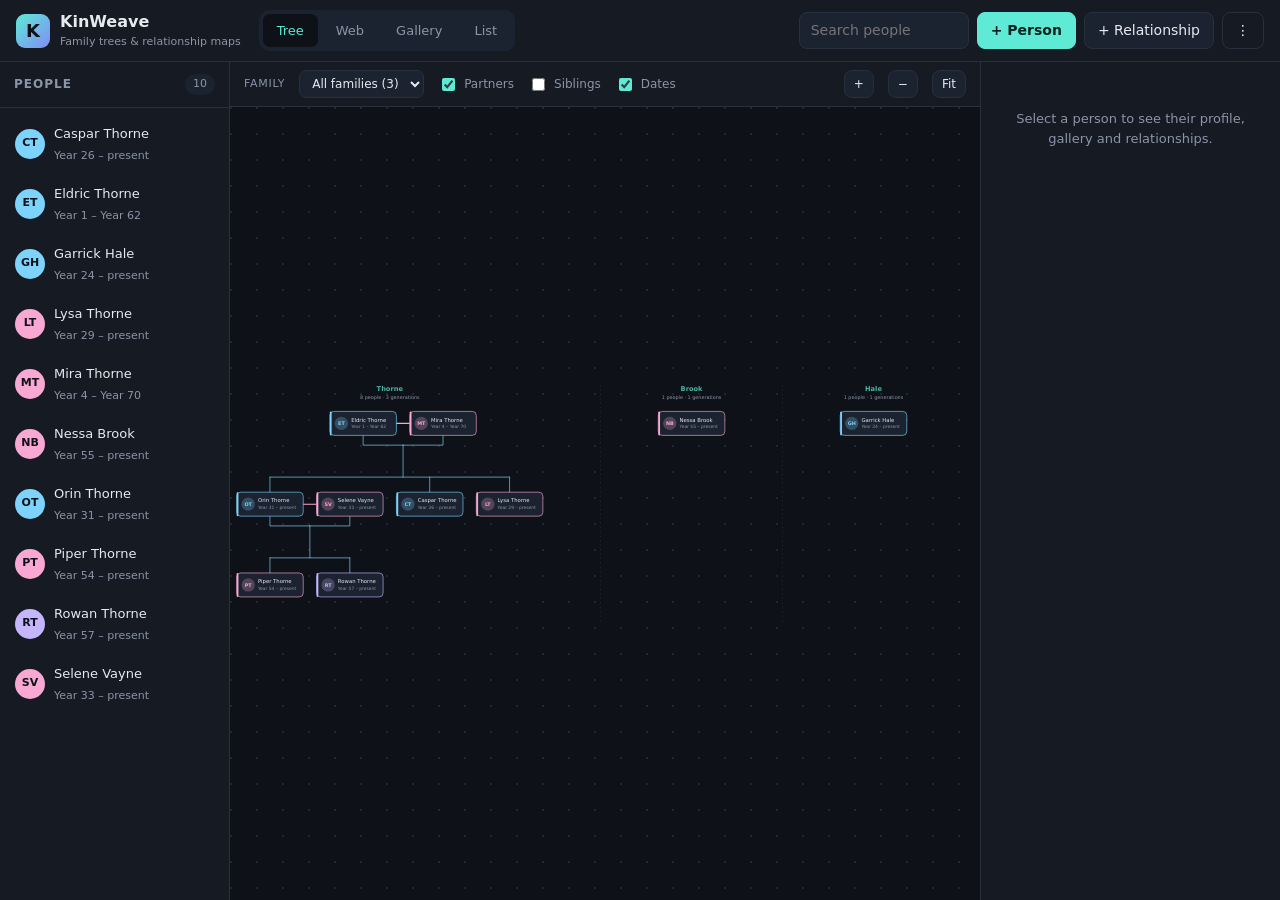
<file: index.html>
<!DOCTYPE html>
<html lang="en">
<head>
<meta charset="utf-8">
<meta name="viewport" content="width=device-width, initial-scale=1, viewport-fit=cover, user-scalable=no">
<title>KinWeave</title>

<link rel="manifest" href="manifest.webmanifest">
<meta name="theme-color" content="#0e1117">
<meta name="mobile-web-app-capable" content="yes">
<meta name="apple-mobile-web-app-capable" content="yes">
<meta name="apple-mobile-web-app-title" content="KinWeave">
<link rel="apple-touch-icon" href="icon-192.png">
<link rel="icon" href="icon.svg" type="image/svg+xml">

<script>
/* ======================================================================
   SELF-HEAL: drop any service worker / cache left from an earlier upload.
   ====================================================================== */
(function () {
  try {
    if ('serviceWorker' in navigator) {
      navigator.serviceWorker.getRegistrations()
        .then(function (rs) { rs.forEach(function (r) { r.unregister(); }); })
        .catch(function () {});
    }
    if (window.caches && caches.keys) {
      caches.keys()
        .then(function (ks) { ks.forEach(function (k) { caches.delete(k); }); })
        .catch(function () {});
    }
  } catch (e) {}
})();

/* ======================================================================
   DIAGNOSTIC OVERLAY
   ====================================================================== */
(function () {
  var seen = [];

  function paint() {
    var box = document.getElementById('crashBox');
    if (!box || !seen.length) return;
    document.getElementById('crashList').innerHTML = seen.map(function (e) {
      return '<p class="err"><b>' + e.t + '</b>\n' + e.d + '</p>';
    }).join('');
    box.hidden = false;
  }

  function show(title, detail) {
    seen.push({ t: title, d: detail });
    if (document.getElementById('crashBox')) paint();
    else document.addEventListener('DOMContentLoaded', paint);
  }

  window.addEventListener('error', function (e) {
    if (e.target && e.target !== window && e.target.tagName) {
      show('Failed to load ' + e.target.tagName.toLowerCase(),
           (e.target.src || e.target.href || '(unknown url)'));
      return;
    }
    show(e.message || 'Script error',
         (e.filename || '?') + '  line ' + (e.lineno || '?'));
  }, true);

  window.addEventListener('unhandledrejection', function (e) {
    show('Unhandled promise rejection',
         String((e.reason && (e.reason.stack || e.reason.message)) || e.reason));
  });

  window.addEventListener('load', function () {
    setTimeout(function () {
      var list = document.getElementById('peopleList');
      if (list && list.children.length === 0 && !seen.length) {
        show('Scripts ran but drew nothing',
             'No error was thrown but the people list is empty.');
      }
    }, 1500);
  });

  window.__kwShow = show;
  window.__kwClear = function () {
    seen = [];
    var box = document.getElementById('crashBox');
    if (box) box.hidden = true;
  };
})();
</script>

<style>
:root{
  --bg:#0e1117; --bg2:#151a23; --bg3:#1c2330; --line:#28303d;
  --txt:#e6e9ef; --muted:#8b95a7; --accent:#5eead4; --accent2:#818cf8;
  --danger:#f87171; --radius:10px; --topbar-h:62px; --bottomnav-h:0px;
}
*{box-sizing:border-box;-webkit-tap-highlight-color:transparent}
html,body{height:100%}
body{margin:0;background:var(--bg);color:var(--txt);
  font:14px/1.5 "Segoe UI",system-ui,-apple-system,sans-serif;
  overflow:hidden;overscroll-behavior:none}
h1,h2,h3{margin:0;font-weight:600}
button{font:inherit;cursor:pointer}
input,select,textarea{font:inherit}

.wide-only{display:inline}
.narrow-only{display:none}
.drawer-btn{display:none}
.drawer-close{display:none}

.topbar{display:flex;align-items:center;gap:18px;padding:10px 16px;
  padding-top:calc(10px + env(safe-area-inset-top));
  background:var(--bg2);border-bottom:1px solid var(--line);
  height:calc(var(--topbar-h) + env(safe-area-inset-top))}
.brand{display:flex;align-items:center;gap:10px;min-width:190px}
.brand-mark{width:34px;height:34px;display:grid;place-items:center;
  background:linear-gradient(135deg,var(--accent),var(--accent2));
  color:#0e1117;font-size:18px;border-radius:9px;font-weight:700}
.brand h1{font-size:16px}
.brand p{margin:0;font-size:11px;color:var(--muted)}

.tabs{display:flex;gap:4px;background:var(--bg3);padding:4px;border-radius:var(--radius)}
.tab{background:transparent;border:0;color:var(--muted);padding:7px 14px;
  border-radius:7px;font-size:13px;display:flex;align-items:center;gap:6px}
.tab .ti{display:none}
.tab.active{background:var(--bg);color:var(--accent)}

.topbar-actions{margin-left:auto;display:flex;align-items:center;gap:8px}
#searchBox{background:var(--bg3);border:1px solid var(--line);color:var(--txt);
  padding:7px 11px;border-radius:8px;width:170px;outline:none}
#searchBox:focus{border-color:var(--accent2)}

.btn{background:var(--bg3);border:1px solid var(--line);color:var(--txt);
  padding:7px 13px;border-radius:8px;white-space:nowrap}
.btn:hover{border-color:var(--accent2)}
.btn.primary{background:var(--accent);border-color:var(--accent);color:#07231f;font-weight:600}
.btn.ghost{background:transparent}
.btn.danger{color:var(--danger);border-color:#4a2626}
.btn.tiny{padding:4px 9px;font-size:12px}
.icon-btn{background:none;border:0;color:var(--muted);font-size:18px;padding:2px 6px}
.icon-btn:hover{color:var(--txt)}

.menu-wrap{position:relative}
.menu{position:absolute;right:0;top:110%;z-index:60;background:var(--bg3);
  border:1px solid var(--line);border-radius:9px;padding:5px;min-width:230px;
  box-shadow:0 10px 30px rgba(0,0,0,.5)}
.menu button{display:block;width:100%;text-align:left;background:none;border:0;
  color:var(--txt);padding:10px;border-radius:6px;font-size:13px}
.menu button:hover{background:var(--bg)}
.menu button.danger{color:var(--danger)}
.menu .sep{height:1px;background:var(--line);margin:5px 4px}

.layout{display:grid;grid-template-columns:230px 1fr 300px;
  height:calc(100% - var(--topbar-h) - env(safe-area-inset-top))}
.sidebar,.detail{background:var(--bg2);overflow-y:auto;-webkit-overflow-scrolling:touch}
.sidebar{border-right:1px solid var(--line)}
.detail{border-left:1px solid var(--line);padding:14px;position:relative}
.stage{position:relative;overflow:hidden;display:flex;flex-direction:column;min-width:0}

.sidebar-head{display:flex;align-items:center;gap:8px;padding:12px 14px;
  border-bottom:1px solid var(--line);position:sticky;top:0;background:var(--bg2);z-index:5}
.sidebar-head h2{font-size:12px;text-transform:uppercase;letter-spacing:1px;color:var(--muted);flex:1}
.count{background:var(--bg3);padding:2px 8px;border-radius:20px;font-size:11px;color:var(--muted)}

.people-list{list-style:none;margin:0;padding:6px}
.people-list li{display:flex;align-items:center;gap:9px;padding:9px;border-radius:8px;cursor:pointer}
.people-list li:hover{background:var(--bg3)}
.people-list li.sel{background:var(--bg3);box-shadow:inset 2px 0 0 var(--accent)}
.people-list li.dim{opacity:.3}
.pl-name{font-size:13px;overflow:hidden;text-overflow:ellipsis;white-space:nowrap}
.pl-sub{font-size:11px;color:var(--muted)}

.avatar{width:30px;height:30px;border-radius:50%;flex:none;background:var(--bg);
  display:grid;place-items:center;font-size:11px;font-weight:700;color:#0e1117;overflow:hidden}
.avatar img{width:100%;height:100%;object-fit:cover}

.drawer-scrim{position:fixed;inset:0;z-index:40;background:rgba(5,8,13,.6)}
.drawer-scrim[hidden]{display:none}

.view{flex:1;display:flex;flex-direction:column;min-height:0}
.view[hidden]{display:none}
.stage-toolbar{display:flex;align-items:center;gap:14px;padding:8px 14px;
  border-bottom:1px solid var(--line);background:var(--bg2);flex:none;overflow-x:auto}
.stage-toolbar.wrap{flex-wrap:wrap;overflow-x:visible}
.spacer{flex:1;min-width:8px}
.chk{display:flex;align-items:center;gap:6px;font-size:12px;color:var(--muted);white-space:nowrap}
.chk input{accent-color:var(--accent)}
.muted{color:var(--muted)}
.small{font-size:12px}
.tb-select{background:var(--bg3);border:1px solid var(--line);color:var(--txt);
  padding:5px 8px;border-radius:7px;font-size:12px;max-width:190px;outline:none}
.tb-select:focus{border-color:var(--accent2)}
.tb-label{font-size:11px;text-transform:uppercase;letter-spacing:.7px;
  color:var(--muted);white-space:nowrap}

.canvas{flex:1;width:100%;display:block;cursor:grab;touch-action:none;
  background:radial-gradient(circle at 1px 1px,#1f2735 1px,transparent 0) 0 0/26px 26px}
.canvas.dragging{cursor:grabbing}

.empty-hint{position:absolute;top:50%;left:50%;transform:translate(-50%,-50%);
  color:var(--muted);text-align:center;max-width:340px;font-size:13px;padding:0 20px}

.type-filters{display:flex;flex-wrap:wrap;gap:6px}
.tf{display:flex;align-items:center;gap:6px;background:var(--bg3);
  border:1px solid var(--line);padding:4px 10px;border-radius:20px;
  font-size:12px;color:var(--muted)}
.tf.on{color:var(--txt)}
.tf .dot{width:9px;height:9px;border-radius:50%;flex:none}
.tf.off .dot{opacity:.25}

.gallery-grid{flex:1;overflow-y:auto;padding:16px;display:grid;gap:14px;
  grid-template-columns:repeat(auto-fill,minmax(180px,1fr));align-content:start}
.gcard{background:var(--bg2);border:1px solid var(--line);border-radius:var(--radius);
  overflow:hidden;cursor:pointer}
.gcard:hover{border-color:var(--accent2)}
.gcard-img{aspect-ratio:1;background:var(--bg3);position:relative}
.gcard-img img{width:100%;height:100%;object-fit:cover;display:block}
.gcard-img .ph{width:100%;height:100%;display:grid;place-items:center;color:var(--muted);font-size:30px}
.gcard-badge{position:absolute;right:7px;bottom:7px;background:rgba(0,0,0,.72);
  padding:2px 8px;border-radius:20px;font-size:11px}
.gcard-body{padding:9px 11px}
.gcard-body strong{display:block;font-size:13px}
.gcard-body span{font-size:11px;color:var(--muted)}

.table-wrap{flex:1;overflow:auto}
.dir-table{width:100%;border-collapse:collapse;font-size:13px;min-width:560px}
.dir-table th,.dir-table td{padding:10px 12px;text-align:left;border-bottom:1px solid var(--line)}
.dir-table th{position:sticky;top:0;background:var(--bg2);color:var(--muted);
  font-size:11px;text-transform:uppercase;cursor:pointer;z-index:3;white-space:nowrap}
.dir-table tbody tr:hover{background:var(--bg2)}

.detail-empty{color:var(--muted);font-size:13px;padding:20px 4px;text-align:center}
.detail-close{position:absolute;top:8px;right:10px;font-size:24px;z-index:6}
.d-head{display:flex;gap:12px;align-items:center;margin-bottom:12px}
.d-head .avatar{width:52px;height:52px;font-size:17px}
.d-head h3{font-size:16px}
.d-head .sub{font-size:12px;color:var(--muted)}
.d-actions{display:flex;gap:6px;margin-bottom:14px;flex-wrap:wrap}
.d-section{margin-bottom:16px}
.d-section h4{font-size:11px;text-transform:uppercase;letter-spacing:.8px;
  color:var(--muted);margin:0 0 7px}
.d-facts{display:grid;grid-template-columns:auto 1fr;gap:4px 10px;font-size:12.5px}
.d-facts dt{color:var(--muted)}
.d-facts dd{margin:0}
.d-bio{font-size:12.5px;white-space:pre-wrap;color:#cfd5e0}
.rel-group{margin-bottom:9px}
.rel-label{display:flex;align-items:center;gap:6px;font-size:11.5px;color:var(--muted);margin-bottom:3px}
.rel-label .dot{width:8px;height:8px;border-radius:50%}
.rel-item{display:flex;align-items:center;justify-content:space-between;gap:6px;
  padding:6px 7px;border-radius:6px;font-size:12.5px}
.rel-item:hover{background:var(--bg3)}
.rel-item .nm{cursor:pointer}
.rel-item .nm:hover{color:var(--accent)}
.rel-item .note{color:var(--muted);font-size:11px}
.rel-item .x{background:none;border:0;color:var(--muted);font-size:16px;padding:0 6px}
.rel-item .x:hover{color:var(--danger)}
.d-photos{display:grid;grid-template-columns:repeat(3,1fr);gap:5px}
.d-photos img{width:100%;aspect-ratio:1;object-fit:cover;border-radius:6px;cursor:pointer}

.modal-backdrop{position:fixed;inset:0;z-index:100;background:rgba(5,8,13,.72);
  display:grid;place-items:center;padding:20px}
.modal-backdrop[hidden]{display:none}
.modal{background:var(--bg2);border:1px solid var(--line);border-radius:14px;
  width:min(620px,100%);max-height:88vh;display:flex;flex-direction:column}
.modal.narrow{width:min(430px,100%)}
.modal header{display:flex;align-items:center;justify-content:space-between;
  padding:14px 18px;border-bottom:1px solid var(--line);flex:none}
.modal header h3{font-size:15px}
.modal-body{padding:16px 18px;overflow-y:auto}
.modal footer{display:flex;align-items:center;gap:8px;padding:12px 18px;
  border-top:1px solid var(--line);flex:none}
.modal label{display:block;margin-bottom:12px;font-size:12px;color:var(--muted)}
.modal label input,.modal label select,.modal label textarea{display:block;width:100%;
  margin-top:4px;background:var(--bg);border:1px solid var(--line);color:var(--txt);
  padding:10px;border-radius:8px;outline:none;resize:vertical;font-size:16px}
.modal label input:focus,.modal label select:focus,.modal label textarea:focus{border-color:var(--accent2)}
.grid2{display:grid;grid-template-columns:1fr 1fr;gap:0 14px}

.photo-block{border-top:1px solid var(--line);padding-top:12px;margin-top:4px}
.photo-block-head{display:flex;align-items:center;justify-content:space-between;margin-bottom:4px}
.photo-strip{display:flex;flex-wrap:wrap;gap:8px;margin-top:10px}
.ps-item{position:relative;width:74px;height:74px;border-radius:8px;overflow:hidden;border:2px solid transparent}
.ps-item.is-avatar{border-color:var(--accent)}
.ps-item img{width:100%;height:100%;object-fit:cover;cursor:pointer;display:block}
.ps-item button{position:absolute;top:2px;right:2px;width:22px;height:22px;
  background:rgba(0,0,0,.72);border:0;color:#fff;border-radius:50%;
  font-size:13px;line-height:1;display:grid;place-items:center}

.lightbox{position:fixed;inset:0;z-index:200;background:rgba(3,5,9,.94);display:grid;place-items:center}
.lightbox[hidden]{display:none}
.lightbox img{max-width:92vw;max-height:76vh;border-radius:10px}
.lb-close{position:absolute;top:calc(16px + env(safe-area-inset-top));right:20px;
  background:none;border:0;color:#fff;font-size:32px;opacity:.75}
.lb-nav{position:absolute;top:50%;transform:translateY(-50%);
  background:rgba(255,255,255,.08);border:0;color:#fff;width:48px;height:48px;
  border-radius:50%;font-size:22px}
.lb-nav.prev{left:16px}
.lb-nav.next{right:16px}
.lb-caption{position:absolute;bottom:calc(22px + env(safe-area-inset-bottom));
  color:var(--muted);font-size:13px}

.toast{position:fixed;left:50%;transform:translateX(-50%);
  bottom:calc(22px + var(--bottomnav-h) + env(safe-area-inset-bottom));
  background:var(--bg3);border:1px solid var(--line);padding:11px 18px;
  border-radius:24px;z-index:300;font-size:13px;max-width:88vw;text-align:center}
.toast[hidden]{display:none}

.node{cursor:pointer}
.node:hover rect,.node:hover circle{stroke:var(--accent)}
.node.sel rect,.node.sel circle{stroke:var(--accent);stroke-width:2.5}
.node.dim{opacity:.22}
.node text{pointer-events:none;font-size:12px;fill:var(--txt)}
.node text.meta{font-size:10px;fill:var(--muted)}
.edge{fill:none;stroke-linecap:round;stroke-linejoin:round}
.edge.dim{opacity:.07}
.comp-label{font-size:15px;font-weight:600;fill:#5eead4;opacity:.75;pointer-events:none}
.comp-sub{font-size:11px;fill:#8b95a7;pointer-events:none}
.comp-rule{stroke:#28303d;stroke-width:1.5;stroke-dasharray:3 7}

#crashBox{position:fixed;left:0;right:0;bottom:0;z-index:9999;max-height:62vh;
  overflow:auto;background:#2a1618;border-top:2px solid #f87171;color:#ffd9d9;
  font:12px/1.5 ui-monospace,Menlo,Consolas,monospace;padding:12px 14px;
  padding-bottom:calc(12px + env(safe-area-inset-bottom));user-select:text}
#crashBox[hidden]{display:none}
#crashBox h4{margin:0 0 8px;font:600 13px system-ui,sans-serif;color:#fca5a5}
#crashBox .err{margin:0 0 10px;padding:8px 10px;background:rgba(0,0,0,.3);
  border-radius:6px;white-space:pre-wrap;word-break:break-word}
#crashBox .err b{color:#fecaca}
#crashBox button{background:#f87171;border:0;color:#2a1618;
  font:600 12px system-ui,sans-serif;padding:8px 14px;border-radius:7px;margin-right:8px}
#crashBox .hint{color:#e7b4b4;font:12px system-ui,sans-serif;margin:0 0 10px}

@media (max-width:1100px){
  .layout{grid-template-columns:200px 1fr}
  .detail{position:fixed;top:0;right:0;bottom:0;width:min(330px,88vw);z-index:50;
    transform:translateX(100%);transition:transform .22s ease;
    padding-top:calc(14px + env(safe-area-inset-top));
    box-shadow:-12px 0 36px rgba(0,0,0,.5)}
  .detail.open{transform:translateX(0)}
  .detail .drawer-close{display:block}
  #btnDrawerDetail{display:block}
  .brand p{display:none}
}

@media (max-width:760px){
  :root{--topbar-h:56px;--bottomnav-h:58px}
  .wide-only{display:none}
  .narrow-only{display:inline}
  .drawer-btn{display:block;font-size:22px;padding:4px 8px}
  .topbar{gap:8px;padding-left:10px;padding-right:10px}
  .brand{min-width:0}
  .brand-text{display:none}
  .topbar-actions{gap:4px}
  #searchBox{width:0;flex:1;min-width:0;padding:8px 10px;font-size:16px}
  .tabs{position:fixed;left:0;right:0;bottom:0;z-index:45;display:flex;gap:0;
    padding:0;border-radius:0;background:var(--bg2);border-top:1px solid var(--line);
    padding-bottom:env(safe-area-inset-bottom);
    height:calc(var(--bottomnav-h) + env(safe-area-inset-bottom))}
  .tab{flex:1;flex-direction:column;gap:2px;justify-content:center;
    border-radius:0;padding:6px 0;font-size:10.5px}
  .tab .ti{display:block;font-size:17px;line-height:1}
  .tab.active{background:transparent;box-shadow:inset 0 2px 0 var(--accent)}
  .layout{grid-template-columns:1fr;
    height:calc(100% - var(--topbar-h) - var(--bottomnav-h)
           - env(safe-area-inset-top) - env(safe-area-inset-bottom))}
  .sidebar{position:fixed;top:0;left:0;bottom:0;width:min(290px,84vw);z-index:50;
    transform:translateX(-100%);transition:transform .22s ease;
    box-shadow:12px 0 36px rgba(0,0,0,.5)}
  .sidebar.open{transform:translateX(0)}
  .sidebar-head{padding-top:calc(12px + env(safe-area-inset-top))}
  .sidebar .drawer-close{display:block;font-size:24px}
  .people-list li{padding:11px 9px}
  .pl-name{font-size:14px}
  .detail{width:min(330px,90vw)}
  .stage-toolbar{padding:7px 10px;gap:10px}
  .tb-select{max-width:130px}
  .gallery-grid{padding:12px;gap:10px;grid-template-columns:repeat(auto-fill,minmax(140px,1fr))}
  .modal-backdrop{padding:0;place-items:stretch}
  .modal,.modal.narrow{width:100%;max-height:100%;border-radius:0;border:0}
  .modal header{padding-top:calc(14px + env(safe-area-inset-top))}
  .modal footer{padding-bottom:calc(12px + env(safe-area-inset-bottom))}
  .grid2{grid-template-columns:1fr}
}

@media (max-width:380px){ #searchBox{display:none} }
</style>
</head>
<body>

<header class="topbar">
  <button class="icon-btn drawer-btn" id="btnDrawerPeople">&#9776;</button>
  <div class="brand">
    <span class="brand-mark">K</span>
    <div class="brand-text"><h1>KinWeave</h1><p>Family trees &amp; relationship maps</p></div>
  </div>
  <nav class="tabs" id="viewTabs">
    <button class="tab active" data-view="tree"><span class="ti">&#9696;</span><span>Tree</span></button>
    <button class="tab" data-view="web"><span class="ti">&#9735;</span><span>Web</span></button>
    <button class="tab" data-view="gallery"><span class="ti">&#9635;</span><span>Gallery</span></button>
    <button class="tab" data-view="directory"><span class="ti">&#9776;</span><span>List</span></button>
  </nav>
  <div class="topbar-actions">
    <input type="search" id="searchBox" placeholder="Search people">
    <button class="btn primary" id="btnAddPerson"><span class="wide-only">+ Person</span><span class="narrow-only">+</span></button>
    <button class="btn" id="btnAddLink"><span class="wide-only">+ Relationship</span><span class="narrow-only">&#8651;</span></button>
    <button class="icon-btn drawer-btn" id="btnDrawerDetail">&#9432;</button>
    <div class="menu-wrap">
      <button class="btn ghost" id="btnMenu">&#8942;</button>
      <div class="menu" id="dataMenu" hidden>
        <button id="btnInstall" hidden>&#11015; Install app</button>
        <button id="btnExport">Export backup (.json)</button>
        <button id="btnImport">Import file (.json / .ged / .ftz)</button>
        <div class="sep"></div>
        <button id="btnSample">Load sample data</button>
        <button id="btnClear" class="danger">Clear all data</button>
      </div>
    </div>
    <input type="file" id="importFile"
      accept=".json,.ged,.gedcom,.ftz,.zip,.txt,application/json,text/plain,application/zip" hidden>
  </div>
</header>

<div class="drawer-scrim" id="drawerScrim" hidden></div>

<main class="layout">
  <aside class="sidebar" id="sidebar">
    <div class="sidebar-head">
      <h2>People</h2>
      <span class="count" id="peopleCount">0</span>
      <button class="icon-btn drawer-close" data-drawer-close="sidebar">&times;</button>
    </div>
    <ul class="people-list" id="peopleList"></ul>
  </aside>

  <section class="stage">
    <div class="view" id="view-tree">
      <div class="stage-toolbar">
        <span class="tb-label">Family</span>
        <select class="tb-select" id="treeFamily"></select>
        <label class="chk"><input type="checkbox" id="treeShowSpouse" checked> Partners</label>
        <label class="chk"><input type="checkbox" id="treeShowSibling"> Siblings</label>
        <label class="chk"><input type="checkbox" id="treeShowDates" checked> Dates</label>
        <span class="spacer"></span>
        <button class="btn tiny" data-zoom="tree" data-dir="in">+</button>
        <button class="btn tiny" data-zoom="tree" data-dir="out">&minus;</button>
        <button class="btn tiny" data-zoom="tree" data-dir="fit">Fit</button>
      </div>
      <svg id="treeSvg" class="canvas"></svg>
      <p class="empty-hint" id="treeEmpty" hidden>No parent &rarr; child links yet.</p>
    </div>

    <div class="view" id="view-web" hidden>
      <div class="stage-toolbar wrap">
        <div class="type-filters" id="typeFilters"></div>
        <span class="spacer"></span>
        <button class="btn tiny" id="btnReheat">Re-layout</button>
        <button class="btn tiny" data-zoom="web" data-dir="in">+</button>
        <button class="btn tiny" data-zoom="web" data-dir="out">&minus;</button>
        <button class="btn tiny" data-zoom="web" data-dir="fit">Fit</button>
      </div>
      <svg id="webSvg" class="canvas"></svg>
    </div>

    <div class="view" id="view-gallery" hidden>
      <div class="stage-toolbar"><span class="muted" id="galleryStats"></span></div>
      <div class="gallery-grid" id="galleryGrid"></div>
    </div>

    <div class="view" id="view-directory" hidden>
      <div class="table-wrap">
        <table class="dir-table">
          <thead><tr>
            <th data-sort="name">Name</th>
            <th data-sort="gender">Gender</th>
            <th data-sort="birth">Born</th>
            <th data-sort="death">Died</th>
            <th data-sort="occupation">Role</th>
            <th data-sort="links">Links</th>
            <th data-sort="photos">Pics</th>
            <th></th>
          </tr></thead>
          <tbody id="dirBody"></tbody>
        </table>
      </div>
    </div>
  </section>

  <aside class="detail" id="detailPanel">
    <button class="icon-btn drawer-close detail-close" data-drawer-close="detailPanel">&times;</button>
    <div class="detail-empty" id="detailEmpty"><p>Select a person to see their profile, gallery and relationships.</p></div>
    <div id="detailBody" hidden></div>
  </aside>
</main>

<div class="modal-backdrop" id="personModal" hidden>
  <div class="modal">
    <header><h3 id="personModalTitle">Add person</h3>
      <button class="icon-btn" data-close="personModal">&times;</button></header>
    <div class="modal-body">
      <div class="grid2">
        <label>Full name<input id="pName" type="text" placeholder="e.g. Mara Vendrell"></label>
        <label>Nickname / title<input id="pNick" type="text" placeholder="e.g. The Elder"></label>
        <label>Gender<select id="pGender">
          <option value="unspecified">Unspecified</option>
          <option value="female">Female</option>
          <option value="male">Male</option>
          <option value="nonbinary">Non-binary</option>
          <option value="other">Other</option>
        </select></label>
        <label>Role / occupation<input id="pOccupation" type="text" placeholder="e.g. Blacksmith"></label>
        <label>Born<input id="pBirth" type="text" placeholder="Year or free text"></label>
        <label>Died<input id="pDeath" type="text" placeholder="blank if living"></label>
      </div>
      <label>Notes / bio<textarea id="pBio" rows="4"></textarea></label>
      <div class="photo-block">
        <div class="photo-block-head"><strong>Gallery</strong>
          <label class="btn tiny">+ Add photos<input type="file" id="pPhotos" accept="image/*" multiple hidden></label>
        </div>
        <p class="muted small">Images are downscaled to 640px. Tap one to make it the avatar.</p>
        <div class="photo-strip" id="photoStrip"></div>
      </div>
    </div>
    <footer>
      <button class="btn danger ghost" id="btnDeletePerson">Delete</button>
      <span class="spacer"></span>
      <button class="btn ghost" data-close="personModal">Cancel</button>
      <button class="btn primary" id="btnSavePerson">Save</button>
    </footer>
  </div>
</div>

<div class="modal-backdrop" id="linkModal" hidden>
  <div class="modal narrow">
    <header><h3>Add relationship</h3>
      <button class="icon-btn" data-close="linkModal">&times;</button></header>
    <div class="modal-body">
      <label>Type<select id="lType"></select></label>
      <p class="muted small" id="lHint"></p>
      <label><span id="lFromLabel">From</span><select id="lFrom"></select></label>
      <label><span id="lToLabel">To</span><select id="lTo"></select></label>
      <label>Note (optional)<input id="lNote" type="text"></label>
    </div>
    <footer><span class="spacer"></span>
      <button class="btn ghost" data-close="linkModal">Cancel</button>
      <button class="btn primary" id="btnSaveLink">Add</button>
    </footer>
  </div>
</div>

<div class="lightbox" id="lightbox" hidden>
  <button class="lb-close" id="lbClose">&times;</button>
  <button class="lb-nav prev" id="lbPrev">&#8249;</button>
  <img id="lbImg" alt="">
  <button class="lb-nav next" id="lbNext">&#8250;</button>
  <div class="lb-caption" id="lbCaption"></div>
</div>

<div class="toast" id="toast" hidden></div>

<div id="crashBox" hidden>
  <h4>&#9888; Diagnostics</h4>
  <p class="hint">Copy this text and send it over.</p>
  <div id="crashList"></div>
  <button onclick="window.__kwClear()">Dismiss</button>
  <button onclick="(async()=>{if(navigator.serviceWorker){var r=await navigator.serviceWorker.getRegistrations();for(var x of r)await x.unregister();}if(window.caches){var k=await caches.keys();for(var n of k)await caches.delete(n);}location.reload();})()">Clear cache &amp; reload</button>
</div>

<script>
/* ======================================================================
   KinWeave application
   ====================================================================== */
(function () {
'use strict';

var STORE_KEY = 'kinweave.v1';

var LINK_TYPES = {
  parent:    { label:'Parent \u2192 Child', short:'parent', color:'#7dd3fc', cat:'family', directed:true,
               fromLabel:'Parent', toLabel:'Child',
               hint:'Builds the generational structure in the Tree view.' },
  spouse:    { label:'Spouse / Partner', short:'partner', color:'#f9a8d4', cat:'family', directed:false,
               fromLabel:'Person A', toLabel:'Person B',
               hint:'Drawn as a bond between two people on the same row.' },
  sibling:   { label:'Sibling', short:'sibling', color:'#a5b4fc', cat:'family', directed:false,
               fromLabel:'Person A', toLabel:'Person B',
               hint:'Only needed when siblings share no recorded parent.' },
  guardian:  { label:'Guardian \u2192 Ward', short:'guardian', color:'#c4b5fd', cat:'social', directed:true,
               fromLabel:'Guardian', toLabel:'Ward',
               hint:'Custody, fostering, adoption, protectorship.' },
  mentor:    { label:'Mentor \u2192 Student', short:'mentor', color:'#67e8f9', cat:'social', directed:true,
               fromLabel:'Mentor', toLabel:'Student',
               hint:'Training or apprenticeship.' },
  friend:    { label:'Friend', short:'friend', color:'#86efac', cat:'social', directed:false,
               fromLabel:'Person A', toLabel:'Person B', hint:'' },
  ally:      { label:'Ally', short:'ally', color:'#bef264', cat:'social', directed:false,
               fromLabel:'Person A', toLabel:'Person B', hint:'' },
  colleague: { label:'Colleague', short:'colleague', color:'#d4d4d8', cat:'social', directed:false,
               fromLabel:'Person A', toLabel:'Person B', hint:'' },
  rival:     { label:'Rival', short:'rival', color:'#fdba74', cat:'social', directed:false,
               fromLabel:'Person A', toLabel:'Person B', hint:'' },
  enemy:     { label:'Enemy', short:'enemy', color:'#fca5a5', cat:'social', directed:false,
               fromLabel:'Person A', toLabel:'Person B', hint:'' }
};

var GENDER_COLOR = {
  female:'#f9a8d4', male:'#7dd3fc', nonbinary:'#c4b5fd',
  other:'#fdba74', unspecified:'#94a3b8'
};

var NODE_W = 150, NODE_H = 54, GEN_GAP = 128, COL_GAP = 30;
var COMP_GAP = 260;

var state = { people: [], links: [], seq: 1 };
var selectedId = null;
var currentView = 'tree';
var searchTerm = '';
var editingId = null;
var draftPhotos = [];
var draftAvatar = 0;
var typeEnabled = {};
var dirSort = { key:'name', dir:1 };
var lightboxSet = [], lightboxIdx = 0, lightboxTitle = '';
var webNodes = [];
var compFilter = 'all';

Object.keys(LINK_TYPES).forEach(function (k) { typeEnabled[k] = true; });

function $(s) { return document.querySelector(s); }
function $$(s) { return Array.prototype.slice.call(document.querySelectorAll(s)); }

function esc(s) {
  return String(s == null ? '' : s).replace(/[&<>"']/g, function (c) {
    return { '&':'&amp;','<':'&lt;','>':'&gt;','"':'&quot;',"'":'&#39;' }[c];
  });
}

function uid(p) { return p + (state.seq++); }

function person(id) {
  for (var i = 0; i < state.people.length; i++)
    if (state.people[i].id === id) return state.people[i];
  return null;
}
function nameOf(id) { var p = person(id); return p ? p.name : '(unknown)'; }

function initials(name) {
  var parts = String(name || '?').trim().split(/\s+/).slice(0, 2);
  var out = parts.map(function (w) { return w[0] ? w[0].toUpperCase() : ''; }).join('');
  return out || '?';
}

function lifespan(p) {
  if (!p.birth && !p.death) return '';
  return (p.birth || '?') + ' \u2013 ' + (p.death || (p.birth ? 'present' : '?'));
}

function avatarUrl(p) {
  if (!p || !p.photos || !p.photos.length) return null;
  return p.photos[Math.min(p.avatar || 0, p.photos.length - 1)];
}

function matchesSearch(p) {
  if (!searchTerm) return true;
  return [p.name, p.nickname, p.occupation, p.bio].join(' ')
    .toLowerCase().indexOf(searchTerm) !== -1;
}

var toastTimer = null;
function toast(msg) {
  var el = $('#toast');
  el.textContent = msg;
  el.hidden = false;
  clearTimeout(toastTimer);
  toastTimer = setTimeout(function () { el.hidden = true; }, 3200);
}

function report(title, detail) {
  if (window.__kwShow) window.__kwShow(title, detail);
  else alert(title + '\n\n' + detail);
}

function save() {
  try { localStorage.setItem(STORE_KEY, JSON.stringify(state)); }
  catch (e) { toast('Could not save \u2014 storage full. Remove some photos.'); }
}

function load() {
  try {
    var raw = localStorage.getItem(STORE_KEY);
    if (!raw) return false;
    var d = JSON.parse(raw);
    if (!d || !(d.people instanceof Array)) return false;
    state = {
      people: d.people,
      links: (d.links instanceof Array) ? d.links : [],
      seq: d.seq || (d.people.length + 50)
    };
    state.people.forEach(function (p) {
      p.photos = p.photos || [];
      p.avatar = p.avatar || 0;
    });
    return true;
  } catch (e) { return false; }
}

function resizeImage(file, maxPx) {
  return new Promise(function (resolve) {
    var reader = new FileReader();
    reader.onload = function () {
      var img = new Image();
      img.onload = function () {
        var w = img.width, h = img.height;
        var scale = Math.min(1, maxPx / Math.max(w, h));
        w = Math.round(w * scale); h = Math.round(h * scale);
        var cv = document.createElement('canvas');
        cv.width = w; cv.height = h;
        cv.getContext('2d').drawImage(img, 0, 0, w, h);
        resolve(cv.toDataURL('image/jpeg', 0.82));
      };
      img.onerror = function () { resolve(null); };
      img.src = reader.result;
    };
    reader.onerror = function () { resolve(null); };
    reader.readAsDataURL(file);
  });
}

function linksOf(id) {
  return state.links.filter(function (l) { return l.from === id || l.to === id; });
}
function parentsOf(id) {
  return state.links.filter(function (l) { return l.type === 'parent' && l.to === id; })
    .map(function (l) { return l.from; });
}
function childrenOf(id) {
  return state.links.filter(function (l) { return l.type === 'parent' && l.from === id; })
    .map(function (l) { return l.to; });
}

function createsCycle(parentId, childId) {
  var seen = {}, stack = [parentId];
  while (stack.length) {
    var cur = stack.pop();
    if (cur === childId) return true;
    if (seen[cur]) continue;
    seen[cur] = 1;
    parentsOf(cur).forEach(function (p) { stack.push(p); });
  }
  return false;
}

function addLink(type, from, to, note) {
  if (!type || !from || !to || from === to) return false;
  var dup = state.links.some(function (l) {
    return l.type === type && (
      (l.from === from && l.to === to) ||
      (!LINK_TYPES[type].directed && l.from === to && l.to === from));
  });
  if (dup) { toast('That relationship already exists.'); return false; }
  if (type === 'parent' && createsCycle(from, to)) {
    toast('That would create a loop in the tree.'); return false;
  }
  state.links.push({ id: uid('l'), type: type, from: from, to: to, note: note || '' });
  return true;
}

function removeLink(id) {
  state.links = state.links.filter(function (l) { return l.id !== id; });
}

function removePerson(id) {
  state.people = state.people.filter(function (p) { return p.id !== id; });
  state.links = state.links.filter(function (l) { return l.from !== id && l.to !== id; });
  if (selectedId === id) selectedId = null;
}

function renderAll() {
  renderPeopleList();
  renderDetail();
  renderTypeFilters();
  renderFamilySelect();
  if (currentView === 'tree') renderTree();
  if (currentView === 'web') renderWeb();
  if (currentView === 'gallery') renderGallery();
  if (currentView === 'directory') renderDirectory();
}

function persistAndRender() { save(); renderAll(); }

function avatarHtml(p, cls) {
  var url = avatarUrl(p);
  if (url) return '<span class="' + cls + '"><img src="' + url + '" alt=""></span>';
  return '<span class="' + cls + '" style="background:' +
    (GENDER_COLOR[p.gender] || GENDER_COLOR.unspecified) + '">' +
    esc(initials(p.name)) + '</span>';
}

function renderPeopleList() {
  var ul = $('#peopleList');
  $('#peopleCount').textContent = state.people.length;
  var sorted = state.people.slice().sort(function (a, b) {
    return a.name.localeCompare(b.name);
  });

  ul.innerHTML = sorted.map(function (p) {
    var cls = (p.id === selectedId ? 'sel ' : '') + (matchesSearch(p) ? '' : 'dim');
    var sub = p.nickname || lifespan(p) || p.occupation || '';
    return '<li class="' + cls + '" data-id="' + p.id + '">' + avatarHtml(p, 'avatar') +
      '<span style="min-width:0"><span class="pl-name">' + esc(p.name) + '</span>' +
      (sub ? '<br><span class="pl-sub">' + esc(sub) + '</span>' : '') +
      '</span></li>';
  }).join('');

  $$('#peopleList li').forEach(function (li) {
    li.addEventListener('click', function () { selectPerson(li.dataset.id); });
    li.addEventListener('dblclick', function () { openPersonModal(li.dataset.id); });
  });
}

function selectPerson(id) {
  selectedId = id;
  renderPeopleList();
  renderDetail();
  if (currentView === 'tree') renderTree();
  if (currentView === 'web') renderWeb();
}

function renderDetail() {
  var empty = $('#detailEmpty'), body = $('#detailBody');
  var p = person(selectedId);
  if (!p) { empty.hidden = false; body.hidden = true; body.innerHTML = ''; return; }
  empty.hidden = true; body.hidden = false;

  var html = '<div class="d-head">' + avatarHtml(p, 'avatar') + '<div><h3>' +
    esc(p.name) + '</h3>' +
    (p.nickname ? '<div class="sub">' + esc(p.nickname) + '</div>' : '') +
    (lifespan(p) ? '<div class="sub">' + esc(lifespan(p)) + '</div>' : '') +
    '</div></div>';

  html += '<div class="d-actions">' +
    '<button class="btn tiny" id="dEdit">Edit</button>' +
    '<button class="btn tiny" id="dLink">Add link</button>' +
    '<button class="btn tiny" id="dIsolate">Show family</button>' +
    '<button class="btn tiny danger ghost" id="dDel">Delete</button></div>';

  var facts = [];
  if (p.gender && p.gender !== 'unspecified') facts.push(['Gender', p.gender]);
  if (p.occupation) facts.push(['Role', p.occupation]);
  if (p.birth) facts.push(['Born', p.birth]);
  if (p.death) facts.push(['Died', p.death]);
  if (facts.length) {
    html += '<div class="d-section"><h4>Details</h4><dl class="d-facts">' +
      facts.map(function (f) {
        return '<dt>' + esc(f[0]) + '</dt><dd>' + esc(f[1]) + '</dd>';
      }).join('') + '</dl></div>';
  }

  if (p.bio) {
    html += '<div class="d-section"><h4>Notes</h4><div class="d-bio">' +
      esc(p.bio) + '</div></div>';
  }

  var mine = linksOf(p.id);
  if (mine.length) {
    html += '<div class="d-section"><h4>Relationships (' + mine.length + ')</h4>';
    Object.keys(LINK_TYPES).forEach(function (type) {
      var t = LINK_TYPES[type];
      var rows = mine.filter(function (l) { return l.type === type; });
      if (!rows.length) return;
      html += '<div class="rel-group"><div class="rel-label">' +
        '<span class="dot" style="background:' + t.color + '"></span>' +
        esc(t.label) + '</div>';
      rows.forEach(function (l) {
        var otherId = l.from === p.id ? l.to : l.from;
        var role = '';
        if (t.directed) {
          role = l.from === p.id ? ' (' + t.toLabel.toLowerCase() + ')'
                                 : ' (' + t.fromLabel.toLowerCase() + ')';
        }
        html += '<div class="rel-item"><span>' +
          '<span class="nm" data-goto="' + otherId + '">' + esc(nameOf(otherId)) + '</span>' +
          '<span class="note">' + esc(role) +
          (l.note ? ' \u2014 ' + esc(l.note) : '') + '</span></span>' +
          '<button class="x" data-unlink="' + l.id + '">&times;</button></div>';
      });
      html += '</div>';
    });
    html += '</div>';
  }

  if (p.photos && p.photos.length) {
    html += '<div class="d-section"><h4>Gallery (' + p.photos.length + ')</h4>' +
      '<div class="d-photos">' +
      p.photos.map(function (src, i) {
        return '<img src="' + src + '" data-photo="' + i + '" alt="">';
      }).join('') + '</div></div>';
  }

  body.innerHTML = html;

  $('#dEdit').onclick = function () { openPersonModal(p.id); };
  $('#dLink').onclick = function () { openLinkModal(p.id); };
  $('#dIsolate').onclick = function () {
    var key = componentKeyOf(p.id);
    if (key) {
      compFilter = key;
      $$('#viewTabs .tab').forEach(function (t) {
        t.classList.toggle('active', t.dataset.view === 'tree');
      });
      currentView = 'tree';
      $$('.view').forEach(function (v) { v.hidden = true; });
      $('#view-tree').hidden = false;
      renderFamilySelect();
      renderTree();
      toast('Showing only this family.');
    }
  };
  $('#dDel').onclick = function () {
    if (confirm('Delete ' + p.name + ' and all their relationships?')) {
      removePerson(p.id); persistAndRender(); toast('Deleted.');
    }
  };
  body.querySelectorAll('[data-goto]').forEach(function (el) {
    el.onclick = function () { selectPerson(el.dataset.goto); };
  });
  body.querySelectorAll('[data-unlink]').forEach(function (el) {
    el.onclick = function () { removeLink(el.dataset.unlink); persistAndRender(); };
  });
  body.querySelectorAll('[data-photo]').forEach(function (el) {
    el.onclick = function () { openLightbox(p.photos, +el.dataset.photo, p.name); };
  });
}

/* ======================================================================
   TREE LAYOUT
   ====================================================================== */

function buildAdj() {
  var par = {}, ch = {};
  state.people.forEach(function (p) { par[p.id] = []; ch[p.id] = []; });
  state.links.forEach(function (l) {
    if (l.type !== 'parent') return;
    if (ch[l.from] && par[l.to]) { ch[l.from].push(l.to); par[l.to].push(l.from); }
  });
  return { par: par, ch: ch };
}

function computeDepths(adj) {
  var depth = {}, visiting = {};

  function d(id) {
    if (depth[id] !== undefined) return depth[id];
    if (visiting[id]) return 0;
    visiting[id] = true;
    var ps = adj.par[id] || [];
    var v = 0;
    for (var i = 0; i < ps.length; i++) v = Math.max(v, d(ps[i]) + 1);
    visiting[id] = false;
    depth[id] = v;
    return v;
  }
  state.people.forEach(function (p) { d(p.id); });

  var spouses = state.links.filter(function (l) { return l.type === 'spouse'; });
  var parents = state.links.filter(function (l) { return l.type === 'parent'; });

  for (var round = 0; round < 8; round++) {
    var moved = false;

    spouses.forEach(function (l) {
      if (depth[l.from] === undefined || depth[l.to] === undefined) return;
      var m = Math.max(depth[l.from], depth[l.to]);
      if (depth[l.from] !== m) { depth[l.from] = m; moved = true; }
      if (depth[l.to] !== m) { depth[l.to] = m; moved = true; }
    });

    parents.forEach(function (l) {
      if (depth[l.from] === undefined || depth[l.to] === undefined) return;
      if (depth[l.to] <= depth[l.from]) {
        depth[l.to] = depth[l.from] + 1;
        moved = true;
      }
    });

    if (!moved) break;
  }
  return depth;
}

function familyKeyOf(parents) {
  return parents.slice().sort().join('+');
}

function buildFamilies(adj) {
  var byKey = {}, order = [];
  state.people.forEach(function (p) {
    var ps = (adj.par[p.id] || []).slice();
    if (!ps.length) return;
    var k = familyKeyOf(ps);
    if (!byKey[k]) {
      byKey[k] = { key: k, parents: ps.slice().sort(), children: [] };
      order.push(byKey[k]);
    }
    byKey[k].children.push(p.id);
  });
  return order;
}

function buildComponents() {
  var par = {};
  state.people.forEach(function (p) { par[p.id] = p.id; });

  function find(a) {
    while (par[a] !== a) { par[a] = par[par[a]]; a = par[a]; }
    return a;
  }
  function uni(a, b) {
    if (par[a] === undefined || par[b] === undefined) return;
    a = find(a); b = find(b);
    if (a !== b) par[a] = b;
  }

  state.links.forEach(function (l) {
    if (l.type === 'parent' || l.type === 'spouse' || l.type === 'sibling') {
      uni(l.from, l.to);
    }
  });

  var groups = {};
  state.people.forEach(function (p) {
    var r = find(p.id);
    if (!groups[r]) groups[r] = [];
    groups[r].push(p.id);
  });

  return Object.keys(groups).map(function (k) {
    var ids = groups[k];
    return { key: ids.slice().sort()[0], ids: ids, label: componentLabel(ids) };
  }).sort(function (a, b) {
    return b.ids.length - a.ids.length || a.label.localeCompare(b.label);
  });
}

function componentLabel(ids) {
  var counts = {};
  ids.forEach(function (id) {
    var p = person(id);
    if (!p) return;
    var parts = String(p.name || '').trim().split(/\s+/);
    var sur = parts.length > 1 ? parts[parts.length - 1] : parts[0];
    if (!sur) return;
    counts[sur] = (counts[sur] || 0) + 1;
  });
  var best = '', bn = 0;
  Object.keys(counts).forEach(function (k) {
    if (counts[k] > bn) { bn = counts[k]; best = k; }
  });
  return best || 'Unnamed group';
}

var compCache = null;
function components() {
  if (!compCache) compCache = buildComponents();
  return compCache;
}
function invalidateComponents() { compCache = null; }

function componentKeyOf(id) {
  var cs = components();
  for (var i = 0; i < cs.length; i++) {
    if (cs[i].ids.indexOf(id) !== -1) return cs[i].key;
  }
  return null;
}

function renderFamilySelect() {
  invalidateComponents();
  var sel = $('#treeFamily');
  if (!sel) return;
  var cs = components();

  var opts = ['<option value="all">All families (' + cs.length + ')</option>'];
  cs.forEach(function (c) {
    opts.push('<option value="' + esc(c.key) + '">' +
      esc(c.label) + ' \u2014 ' + c.ids.length + '</option>');
  });
  sel.innerHTML = opts.join('');

  var exists = compFilter === 'all' || cs.some(function (c) { return c.key === compFilter; });
  if (!exists) compFilter = 'all';
  sel.value = compFilter;
}

/* ---- the layout engine ---------------------------------------------- */

function layoutTree() {
  var adj = buildAdj();
  var depth = computeDepths(adj);
  var families = buildFamilies(adj);
  var comps = components();

  var SLOT = NODE_W + COL_GAP;
  var pos = {};
  var blocks = [];
  var cursor = 0;

  var spouseLinks = state.links.filter(function (l) { return l.type === 'spouse'; });

  comps.forEach(function (comp) {
    if (compFilter !== 'all' && comp.key !== compFilter) return;

    var ids = comp.ids;
    var inSet = {};
    ids.forEach(function (i) { inSet[i] = 1; });

    var minG = Infinity;
    ids.forEach(function (i) { minG = Math.min(minG, depth[i] || 0); });

    var rows = {};
    ids.forEach(function (i) {
      var g = (depth[i] || 0) - minG;
      if (!rows[g]) rows[g] = [];
      rows[g].push(i);
    });
    var levels = Object.keys(rows).map(Number).sort(function (a, b) { return a - b; });

    /* --- ordering: barycentre sweeps + couple adjacency --- */
    var posOf = {};
    function reindex() {
      levels.forEach(function (g) {
        rows[g].forEach(function (id, i) { posOf[id] = i; });
      });
    }
    reindex();

    function baryOf(arr) {
      var s = 0, n = 0;
      for (var i = 0; i < arr.length; i++) {
        if (posOf[arr[i]] !== undefined) { s += posOf[arr[i]]; n++; }
      }
      return n ? s / n : null;
    }
    function cmpBy(get) {
      return function (a, b) {
        var av = baryOf(get(a)), bv = baryOf(get(b));
        if (av === null && bv === null) return 0;
        if (av === null) return 1;
        if (bv === null) return -1;
        return av - bv;
      };
    }
    var getPar = function (id) { return adj.par[id] || []; };
    var getCh  = function (id) { return adj.ch[id] || []; };

    var localSpouses = spouseLinks.filter(function (l) {
      return inSet[l.from] && inSet[l.to];
    });

    for (var it = 0; it < 10; it++) {
      for (var a = 1; a < levels.length; a++) rows[levels[a]].sort(cmpBy(getPar));
      reindex();
      for (var b = levels.length - 2; b >= 0; b--) rows[levels[b]].sort(cmpBy(getCh));
      reindex();

      levels.forEach(function (g) {
        var row = rows[g];
        localSpouses.forEach(function (l) {
          var i = row.indexOf(l.from), j = row.indexOf(l.to);
          if (i < 0 || j < 0 || Math.abs(i - j) === 1) return;
          row.splice(j, 1);
          row.splice(row.indexOf(l.from) + 1, 0, l.to);
        });
      });
      reindex();
    }

    /* --- x positions: relaxation toward parents / children --- */
    var x = {};
    levels.forEach(function (g) {
      rows[g].forEach(function (id, i) { x[id] = i * SLOT; });
    });

    function packRow(g, desired) {
      var row = rows[g];
      if (!row.length) return;
      var want = row.map(function (id) {
        return desired[id] === undefined ? x[id] : desired[id];
      });
      var out = [];
      var prev = -Infinity;
      for (var i = 0; i < row.length; i++) {
        var v = Math.max(want[i], prev + SLOT);
        out.push(v);
        prev = v;
      }
      var sw = 0, so = 0;
      for (var j = 0; j < row.length; j++) { sw += want[j]; so += out[j]; }
      var shift = (sw - so) / row.length;
      for (var k = 0; k < row.length; k++) x[row[k]] = out[k] + shift;
    }

    for (var pass = 0; pass < 40; pass++) {
      for (var di = 1; di < levels.length; di++) {
        var gd = levels[di], des = {};
        rows[gd].forEach(function (id) {
          var ps = (adj.par[id] || []).filter(function (q) { return inSet[q]; });
          if (!ps.length) return;
          var s = 0;
          ps.forEach(function (q) { s += x[q]; });
          des[id] = s / ps.length;
        });
        packRow(gd, des);
      }
      for (var ui = levels.length - 2; ui >= 0; ui--) {
        var gu = levels[ui], des2 = {};
        rows[gu].forEach(function (id) {
          var cs = (adj.ch[id] || []).filter(function (q) { return inSet[q]; });
          if (!cs.length) return;
          var s = 0;
          cs.forEach(function (q) { s += x[q]; });
          des2[id] = s / cs.length;
        });
        packRow(gu, des2);
      }
    }

    var minX = Infinity, maxX = -Infinity;
    ids.forEach(function (id) {
      minX = Math.min(minX, x[id]);
      maxX = Math.max(maxX, x[id]);
    });
    if (!isFinite(minX)) { minX = 0; maxX = 0; }

    var off = cursor - minX;
    ids.forEach(function (id) {
      pos[id] = {
        x: x[id] + off,
        y: ((depth[id] || 0) - minG) * (NODE_H + GEN_GAP) + NODE_H / 2
      };
    });

    blocks.push({
      key: comp.key,
      label: comp.label,
      size: ids.length,
      x0: cursor - NODE_W / 2,
      x1: maxX + off + NODE_W / 2,
      gens: levels.length
    });

    cursor = maxX + off + NODE_W + COMP_GAP;
  });

  var maxY = 0;
  Object.keys(pos).forEach(function (id) {
    maxY = Math.max(maxY, pos[id].y);
  });

  return {
    pos: pos,
    families: families,
    blocks: blocks,
    width: Math.max(cursor - COMP_GAP, SLOT),
    height: maxY + NODE_H
  };
}

function renderTree() {
  var svg = $('#treeSvg');
  var hasParent = state.links.some(function (l) { return l.type === 'parent'; });
  $('#treeEmpty').hidden = !(state.people.length === 0 || !hasParent);
  if (!state.people.length) { svg.innerHTML = ''; return; }

  var L = layoutTree();
  var pos = L.pos;

  var showSpouse  = $('#treeShowSpouse').checked;
  var showSibling = $('#treeShowSibling').checked;
  var showDates   = $('#treeShowDates').checked;

  var pc = LINK_TYPES.parent.color;
  var edges = '';

  /* ---- family bus routing -------------------------------------- */
  var laneUse = {};

  L.families.forEach(function (fam) {
    var ps = fam.parents.filter(function (p) { return pos[p]; });
    var kids = fam.children.filter(function (c) { return pos[c]; });
    if (!ps.length || !kids.length) return;

    var touches = selectedId &&
      (ps.indexOf(selectedId) !== -1 || kids.indexOf(selectedId) !== -1);
    var w = touches ? 2.6 : 1.5;

    var parentBottom = -Infinity;
    ps.forEach(function (p) {
      parentBottom = Math.max(parentBottom, pos[p].y + NODE_H / 2);
    });

    var childTop = Infinity;
    kids.forEach(function (c) {
      childTop = Math.min(childTop, pos[c].y - NODE_H / 2);
    });

    if (!(childTop > parentBottom)) {
      /* fallback: data says child is not below parent \u2014 draw a direct line */
      ps.forEach(function (p) {
        kids.forEach(function (c) {
          edges += '<path class="edge" d="M' + pos[p].x + ' ' + pos[p].y +
            ' L' + pos[c].x + ' ' + pos[c].y + '" stroke="' + pc +
            '" stroke-width="1.2" stroke-dasharray="4 4"/>';
        });
      });
      return;
    }

    var span = childTop - parentBottom;
    var laneKey = Math.round(childTop);
    var lane = laneUse[laneKey] = (laneUse[laneKey] === undefined ? 0 : laneUse[laneKey] + 1);
    var jitter = (lane % 5) * 9;

    var stubY = parentBottom + Math.min(22, span * 0.22) + jitter;
    var barY  = childTop - Math.min(34, span * 0.30) - jitter;
    if (barY <= stubY + 6) barY = stubY + 6;

    var jx = 0;
    ps.forEach(function (p) { jx += pos[p].x; });
    jx = jx / ps.length;

    /* drop each parent to the shared junction height */
    ps.forEach(function (p) {
      edges += '<path class="edge" d="M' + pos[p].x + ' ' + (pos[p].y + NODE_H / 2) +
        ' V' + stubY + ' H' + jx + '" stroke="' + pc +
        '" stroke-width="' + w + '"/>';
    });

    /* trunk from junction down to the sibling bar */
    edges += '<path class="edge" d="M' + jx + ' ' + stubY + ' V' + barY +
      '" stroke="' + pc + '" stroke-width="' + w + '"/>';

    /* sibling bar spanning only this family's children */
    var kxs = kids.map(function (c) { return pos[c].x; });
    var kmin = Math.min.apply(null, kxs.concat([jx]));
    var kmax = Math.max.apply(null, kxs.concat([jx]));
    if (kmax - kmin > 0.5) {
      edges += '<path class="edge" d="M' + kmin + ' ' + barY + ' H' + kmax +
        '" stroke="' + pc + '" stroke-width="' + w + '"/>';
    }

    /* drop to each child */
    kids.forEach(function (c) {
      edges += '<path class="edge" d="M' + pos[c].x + ' ' + barY +
        ' V' + (pos[c].y - NODE_H / 2) + '" stroke="' + pc +
        '" stroke-width="' + w + '"/>';
    });
  });

  /* ---- partner bonds ------------------------------------------- */
  if (showSpouse) {
    state.links.filter(function (l) { return l.type === 'spouse'; }).forEach(function (l) {
      var a = pos[l.from], b = pos[l.to];
      if (!a || !b) return;
      var touches = selectedId && (l.from === selectedId || l.to === selectedId);
      var w = touches ? 3.2 : 2.4;
      if (Math.abs(a.y - b.y) < 1) {
        var left  = a.x < b.x ? a : b;
        var right = a.x < b.x ? b : a;
        edges += '<path class="edge" d="M' + (left.x + NODE_W / 2) + ' ' + left.y +
          ' H' + (right.x - NODE_W / 2) + '" stroke="' + LINK_TYPES.spouse.color +
          '" stroke-width="' + w + '"/>';
      } else {
        edges += '<path class="edge" d="M' + a.x + ' ' + a.y +
          ' L' + b.x + ' ' + b.y + '" stroke="' + LINK_TYPES.spouse.color +
          '" stroke-width="1.6" stroke-dasharray="5 4"/>';
      }
    });
  }

  /* ---- explicit sibling links ---------------------------------- */
  if (showSibling) {
    state.links.filter(function (l) { return l.type === 'sibling'; }).forEach(function (l) {
      var a = pos[l.from], b = pos[l.to];
      if (!a || !b) return;
      edges += '<path class="edge" d="M' + a.x + ' ' + (a.y + NODE_H / 2) +
        ' Q' + ((a.x + b.x) / 2) + ' ' + (a.y + NODE_H / 2 + 46) +
        ' ' + b.x + ' ' + (b.y + NODE_H / 2) +
        '" stroke="' + LINK_TYPES.sibling.color +
        '" stroke-width="1.4" stroke-dasharray="3 3"/>';
    });
  }

  /* ---- component headers --------------------------------------- */
  var heads = '';
  if (L.blocks.length > 1) {
    L.blocks.forEach(function (bl, i) {
      var cx = (bl.x0 + bl.x1) / 2;
      heads += '<text class="comp-label" x="' + cx + '" y="-46" text-anchor="middle">' +
        esc(bl.label) + '</text>' +
        '<text class="comp-sub" x="' + cx + '" y="-28" text-anchor="middle">' +
        bl.size + ' people \u00b7 ' + bl.gens + ' generations</text>';
      if (i > 0) {
        var rx = bl.x0 - COMP_GAP / 2;
        heads += '<path class="comp-rule" d="M' + rx + ' -60 V' + (L.height + 30) + '"/>';
      }
    });
  } else if (L.blocks.length === 1) {
    var b0 = L.blocks[0];
    heads += '<text class="comp-label" x="' + ((b0.x0 + b0.x1) / 2) +
      '" y="-40" text-anchor="middle">' + esc(b0.label) + '</text>' +
      '<text class="comp-sub" x="' + ((b0.x0 + b0.x1) / 2) +
      '" y="-22" text-anchor="middle">' + b0.size + ' people \u00b7 ' +
      b0.gens + ' generations</text>';
  }

  /* ---- nodes ---------------------------------------------------- */
  var nodes = '';
  state.people.forEach(function (p) {
    var pt = pos[p.id];
    if (!pt) return;
    var col = GENDER_COLOR[p.gender] || GENDER_COLOR.unspecified;
    var cls = 'node' + (matchesSearch(p) ? '' : ' dim') +
      (p.id === selectedId ? ' sel' : '');
    var x = pt.x - NODE_W / 2, y = pt.y - NODE_H / 2;
    var url = avatarUrl(p);
    var clip = 'clip' + p.id;

    nodes += '<g class="' + cls + '" data-id="' + p.id + '">' +
      '<rect x="' + x + '" y="' + y + '" width="' + NODE_W + '" height="' + NODE_H +
      '" rx="9" fill="#1c2330" stroke="' + col + '" stroke-width="1.4"/>' +
      '<rect x="' + x + '" y="' + y + '" width="4" height="' + NODE_H +
      '" rx="2" fill="' + col + '"/>';

    if (url) {
      nodes += '<defs><clipPath id="' + clip + '"><circle cx="' + (x + 26) +
        '" cy="' + (y + NODE_H / 2) + '" r="15"/></clipPath></defs>' +
        '<image href="' + url + '" x="' + (x + 11) + '" y="' + (y + NODE_H / 2 - 15) +
        '" width="30" height="30" clip-path="url(#' + clip +
        ')" preserveAspectRatio="xMidYMid slice"/>';
    } else {
      nodes += '<circle cx="' + (x + 26) + '" cy="' + (y + NODE_H / 2) +
        '" r="15" fill="' + col + '" opacity=".25"/>' +
        '<text x="' + (x + 26) + '" y="' + (y + NODE_H / 2 + 4) +
        '" text-anchor="middle" style="font-size:11px;font-weight:700;fill:' +
        col + '">' + esc(initials(p.name)) + '</text>';
    }

    var label = p.name.length > 17 ? p.name.slice(0, 16) + '\u2026' : p.name;
    nodes += '<text x="' + (x + 48) + '" y="' +
      (y + (showDates && lifespan(p) ? 23 : 31)) + '">' + esc(label) + '</text>';
    if (showDates && lifespan(p)) {
      nodes += '<text class="meta" x="' + (x + 48) + '" y="' + (y + 38) + '">' +
        esc(lifespan(p)) + '</text>';
    }
    nodes += '<title>' + esc(p.name) +
      (p.occupation ? ' \u2014 ' + esc(p.occupation) : '') + '</title></g>';
  });

  var padX = 90, padTop = 90, padBottom = 60;
  svg.setAttribute('viewBox',
    (-padX) + ' ' + (-padTop) + ' ' +
    (L.width + padX * 2) + ' ' + (L.height + padTop + padBottom));
  svg.innerHTML = heads + edges + nodes;

  svg.querySelectorAll('.node').forEach(function (n) {
    n.addEventListener('click', function (e) {
      e.stopPropagation(); selectPerson(n.dataset.id);
    });
    n.addEventListener('dblclick', function (e) {
      e.stopPropagation(); openPersonModal(n.dataset.id);
    });
  });

  attachPanZoom(svg);
}

/* ======================================================================
   WEB VIEW
   ====================================================================== */

function activeLinks() {
  return state.links.filter(function (l) { return typeEnabled[l.type]; });
}

function renderWeb() {
  var svg = $('#webSvg');
  if (!state.people.length) { svg.innerHTML = ''; return; }

  var W = 900, H = 620;
  var prev = {};
  webNodes.forEach(function (n) { prev[n.id] = n; });

  webNodes = state.people.map(function (p, i) {
    var old = prev[p.id];
    var ang = (i / state.people.length) * Math.PI * 2;
    return {
      id: p.id,
      x: old ? old.x : W / 2 + Math.cos(ang) * 200,
      y: old ? old.y : H / 2 + Math.sin(ang) * 200,
      vx: 0, vy: 0, fixed: false
    };
  });

  svg.setAttribute('viewBox', '0 0 ' + W + ' ' + H);
  simulate(W, H, 300);
  drawWeb(svg, W, H);
  attachPanZoom(svg);
}

function simulate(W, H, steps) {
  var idx = {};
  webNodes.forEach(function (n, i) { idx[n.id] = i; });
  var ls = activeLinks().filter(function (l) {
    return idx[l.from] !== undefined && idx[l.to] !== undefined;
  });
  var n = webNodes.length;

  for (var t = 0; t < steps; t++) {
    var cool = 1 - t / steps;

    for (var i = 0; i < n; i++) {
      for (var j = i + 1; j < n; j++) {
        var a = webNodes[i], b = webNodes[j];
        var dx = b.x - a.x, dy = b.y - a.y;
        var d2 = dx * dx + dy * dy;
        if (d2 < 1) { d2 = 1; dx = Math.random() - 0.5; dy = Math.random() - 0.5; }
        var d = Math.sqrt(d2);
        var f = 5200 / d2;
        var fx = (dx / d) * f, fy = (dy / d) * f;
        a.vx -= fx; a.vy -= fy;
        b.vx += fx; b.vy += fy;
      }
    }

    ls.forEach(function (l) {
      var a = webNodes[idx[l.from]], b = webNodes[idx[l.to]];
      var dx = b.x - a.x, dy = b.y - a.y;
      var d = Math.sqrt(dx * dx + dy * dy) || 1;
      var rest = LINK_TYPES[l.type].cat === 'family' ? 110 : 160;
      var f = (d - rest) * 0.045;
      var fx = (dx / d) * f, fy = (dy / d) * f;
      a.vx += fx; a.vy += fy;
      b.vx -= fx; b.vy -= fy;
    });

    webNodes.forEach(function (p) {
      if (p.fixed) { p.vx = 0; p.vy = 0; return; }
      p.vx += (W / 2 - p.x) * 0.0018;
      p.vy += (H / 2 - p.y) * 0.0018;
      p.vx *= 0.82 * cool + 0.1;
      p.vy *= 0.82 * cool + 0.1;
      p.x += Math.max(-24, Math.min(24, p.vx));
      p.y += Math.max(-24, Math.min(24, p.vy));
      p.x = Math.max(40, Math.min(W - 40, p.x));
      p.y = Math.max(40, Math.min(H - 40, p.y));
    });
  }
}

function drawWeb(svg, W, H) {
  var byId = {};
  webNodes.forEach(function (n) { byId[n.id] = n; });

  var defs = '<defs>';
  Object.keys(LINK_TYPES).forEach(function (k) {
    defs += '<marker id="arw-' + k + '" viewBox="0 0 10 10" refX="20" refY="5" ' +
      'markerWidth="5" markerHeight="5" orient="auto-start-reverse">' +
      '<path d="M0 0 L10 5 L0 10 z" fill="' + LINK_TYPES[k].color + '"/></marker>';
  });
  defs += '</defs>';

  var edges = '';
  activeLinks().forEach(function (l) {
    var a = byId[l.from], b = byId[l.to];
    if (!a || !b) return;
    var t = LINK_TYPES[l.type];
    var touches = selectedId && (l.from === selectedId || l.to === selectedId);
    var dim = (selectedId && !touches) ? ' dim' : '';
    var dash = (l.type === 'enemy' || l.type === 'rival') ? ' stroke-dasharray="6 4"' : '';
    edges += '<path class="edge' + dim + '" d="M' + a.x + ' ' + a.y +
      ' L' + b.x + ' ' + b.y + '" stroke="' + t.color +
      '" stroke-width="' + (touches ? 2.6 : 1.5) + '"' + dash +
      (t.directed ? ' marker-end="url(#arw-' + l.type + ')"' : '') + '>' +
      '<title>' + esc(nameOf(l.from)) + ' \u2014 ' + esc(t.label) + ' \u2014 ' +
      esc(nameOf(l.to)) + (l.note ? ' (' + esc(l.note) + ')' : '') +
      '</title></path>';
  });

  var nodes = '';
  state.people.forEach(function (p) {
    var nd = byId[p.id];
    if (!nd) return;
    var col = GENDER_COLOR[p.gender] || GENDER_COLOR.unspecified;
    var deg = linksOf(p.id).filter(function (l) { return typeEnabled[l.type]; }).length;
    var r = 15 + Math.min(10, deg * 1.6);
    var cls = 'node' + (matchesSearch(p) ? '' : ' dim') +
      (p.id === selectedId ? ' sel' : '');
    var url = avatarUrl(p);
    var clip = 'wclip' + p.id;

    nodes += '<g class="' + cls + '" data-id="' + p.id + '">';
    if (url) {
      nodes += '<defs><clipPath id="' + clip + '"><circle cx="' + nd.x +
        '" cy="' + nd.y + '" r="' + r + '"/></clipPath></defs>' +
        '<image href="' + url + '" x="' + (nd.x - r) + '" y="' + (nd.y - r) +
        '" width="' + (r * 2) + '" height="' + (r * 2) +
        '" clip-path="url(#' + clip + ')" preserveAspectRatio="xMidYMid slice"/>' +
        '<circle cx="' + nd.x + '" cy="' + nd.y + '" r="' + r +
        '" fill="none" stroke="' + col + '" stroke-width="2"/>';
    } else {
      nodes += '<circle cx="' + nd.x + '" cy="' + nd.y + '" r="' + r +
        '" fill="#1c2330" stroke="' + col + '" stroke-width="2"/>' +
        '<text x="' + nd.x + '" y="' + (nd.y + 4) +
        '" text-anchor="middle" style="font-size:11px;font-weight:700;fill:' +
        col + '">' + esc(initials(p.name)) + '</text>';
    }
    nodes += '<text x="' + nd.x + '" y="' + (nd.y + r + 14) +
      '" text-anchor="middle">' + esc(p.name) + '</text>' +
      '<title>' + esc(p.name) + ' \u2014 ' + deg + ' link' +
      (deg === 1 ? '' : 's') + '</title></g>';
  });

  svg.innerHTML = defs + edges + nodes;

  svg.querySelectorAll('.node').forEach(function (g) {
    g.addEventListener('click', function (e) {
      e.stopPropagation(); selectPerson(g.dataset.id);
    });
    g.addEventListener('dblclick', function (e) {
      e.stopPropagation(); openPersonModal(g.dataset.id);
    });
  });
}

function renderTypeFilters() {
  var box = $('#typeFilters');
  if (!box) return;
  box.innerHTML = Object.keys(LINK_TYPES).map(function (k) {
    var t = LINK_TYPES[k];
    var count = state.links.filter(function (l) { return l.type === k; }).length;
    return '<button class="tf ' + (typeEnabled[k] ? 'on' : 'off') +
      '" data-type="' + k + '"><span class="dot" style="background:' +
      t.color + '"></span>' + esc(t.short) + ' (' + count + ')</button>';
  }).join('');
  box.querySelectorAll('.tf').forEach(function (b) {
    b.onclick = function () {
      typeEnabled[b.dataset.type] = !typeEnabled[b.dataset.type];
      renderTypeFilters();
      renderWeb();
    };
  });
}

function renderGallery() {
  var grid = $('#galleryGrid');
  var total = 0;
  state.people.forEach(function (p) { total += (p.photos || []).length; });
  $('#galleryStats').textContent = total + ' photo' + (total === 1 ? '' : 's') +
    ' across ' + state.people.length + ' people';

  grid.innerHTML = state.people.slice().sort(function (a, b) {
    return ((b.photos || []).length - (a.photos || []).length) ||
           a.name.localeCompare(b.name);
  }).map(function (p) {
    var url = avatarUrl(p);
    var n = (p.photos || []).length;
    return '<div class="gcard" data-id="' + p.id + '"><div class="gcard-img">' +
      (url ? '<img src="' + url + '" alt="">' : '<div class="ph">&#9786;</div>') +
      (n ? '<span class="gcard-badge">' + n + '</span>' : '') +
      '</div><div class="gcard-body"><strong>' + esc(p.name) + '</strong><span>' +
      esc(p.nickname || lifespan(p) || p.occupation || 'No details') +
      '</span></div></div>';
  }).join('');

  grid.querySelectorAll('.gcard').forEach(function (c) {
    c.onclick = function () {
      var p = person(c.dataset.id);
      selectPerson(p.id);
      if (p.photos && p.photos.length) openLightbox(p.photos, 0, p.name);
      else openPersonModal(p.id);
    };
  });
}

function renderDirectory() {
  var tb = $('#dirBody');
  var rows = state.people.slice().sort(function (a, b) {
    var k = dirSort.key, av, bv;
    if (k === 'links') { av = linksOf(a.id).length; bv = linksOf(b.id).length; }
    else if (k === 'photos') { av = (a.photos || []).length; bv = (b.photos || []).length; }
    else {
      av = String(a[k] || '').toLowerCase();
      bv = String(b[k] || '').toLowerCase();
    }
    if (av < bv) return -dirSort.dir;
    if (av > bv) return dirSort.dir;
    return 0;
  });

  tb.innerHTML = rows.map(function (p) {
    return '<tr data-id="' + p.id + '" style="' +
      (matchesSearch(p) ? '' : 'opacity:.3') + '">' +
      '<td>' + esc(p.name) +
      (p.nickname ? ' <span class="muted small">&ldquo;' + esc(p.nickname) +
        '&rdquo;</span>' : '') + '</td>' +
      '<td class="muted">' + esc(p.gender === 'unspecified' ? '\u2014' : p.gender) + '</td>' +
      '<td class="muted">' + esc(p.birth || '\u2014') + '</td>' +
      '<td class="muted">' + esc(p.death || '\u2014') + '</td>' +
      '<td class="muted">' + esc(p.occupation || '\u2014') + '</td>' +
      '<td>' + linksOf(p.id).length + '</td>' +
      '<td>' + (p.photos || []).length + '</td>' +
      '<td><button class="btn tiny" data-edit="' + p.id + '">Edit</button></td></tr>';
  }).join('');

  tb.querySelectorAll('tr').forEach(function (tr) {
    tr.onclick = function () { selectPerson(tr.dataset.id); };
  });
  tb.querySelectorAll('[data-edit]').forEach(function (b) {
    b.onclick = function (e) { e.stopPropagation(); openPersonModal(b.dataset.edit); };
  });
}

function attachPanZoom(svg) {
  if (svg.dataset.pz) return;
  svg.dataset.pz = '1';
  var panning = false, start = null, vb0 = null;

  svg.addEventListener('pointerdown', function (e) {
    if (e.target.closest && e.target.closest('.node')) return;
    panning = true;
    svg.classList.add('dragging');
    start = { x: e.clientX, y: e.clientY };
    vb0 = svg.getAttribute('viewBox').split(/\s+/).map(Number);
  });

  svg.addEventListener('pointermove', function (e) {
    if (!panning || !vb0) return;
    var r = svg.getBoundingClientRect();
    var dx = (e.clientX - start.x) / r.width * vb0[2];
    var dy = (e.clientY - start.y) / r.height * vb0[3];
    svg.setAttribute('viewBox',
      (vb0[0] - dx) + ' ' + (vb0[1] - dy) + ' ' + vb0[2] + ' ' + vb0[3]);
  });

  function stop() { panning = false; svg.classList.remove('dragging'); }
  svg.addEventListener('pointerup', stop);
  svg.addEventListener('pointerleave', stop);
  svg.addEventListener('pointercancel', stop);

  svg.addEventListener('wheel', function (e) {
    e.preventDefault();
    zoomSvg(svg, e.deltaY > 0 ? 1.12 : 0.89, e.clientX, e.clientY);
  }, { passive: false });

  var d0 = 0, pvb = null;
  function dist(t) {
    return Math.sqrt(
      Math.pow(t[0].clientX - t[1].clientX, 2) +
      Math.pow(t[0].clientY - t[1].clientY, 2));
  }
  svg.addEventListener('touchstart', function (e) {
    if (e.touches.length !== 2) return;
    d0 = dist(e.touches);
    pvb = svg.getAttribute('viewBox').split(/\s+/).map(Number);
  }, { passive: true });

  svg.addEventListener('touchmove', function (e) {
    if (e.touches.length !== 2 || !pvb || !d0) return;
    e.preventDefault();
    var k = d0 / dist(e.touches);
    var r = svg.getBoundingClientRect();
    var cx = (e.touches[0].clientX + e.touches[1].clientX) / 2;
    var cy = (e.touches[0].clientY + e.touches[1].clientY) / 2;
    var px = (cx - r.left) / r.width, py = (cy - r.top) / r.height;
    var nw = Math.max(80, Math.min(40000, pvb[2] * k));
    var nh = Math.max(80, Math.min(40000, pvb[3] * k));
    svg.setAttribute('viewBox',
      (pvb[0] + (pvb[2] - nw) * px) + ' ' +
      (pvb[1] + (pvb[3] - nh) * py) + ' ' + nw + ' ' + nh);
  }, { passive: false });

  svg.addEventListener('touchend', function (e) {
    if (e.touches.length < 2) { d0 = 0; pvb = null; }
  }, { passive: true });
}

function zoomSvg(svg, k, cx, cy) {
  var vb = svg.getAttribute('viewBox');
  if (!vb) return;
  var v = vb.split(/\s+/).map(Number);
  var r = svg.getBoundingClientRect();
  var px = cx === undefined ? 0.5 : (cx - r.left) / r.width;
  var py = cy === undefined ? 0.5 : (cy - r.top) / r.height;
  var nw = v[2] * k, nh = v[3] * k;
  svg.setAttribute('viewBox',
    (v[0] + (v[2] - nw) * px) + ' ' + (v[1] + (v[3] - nh) * py) +
    ' ' + nw + ' ' + nh);
}

function openPersonModal(id) {
  editingId = id || null;
  var p = id ? person(id) : null;
  $('#personModalTitle').textContent = p ? 'Edit person' : 'Add person';
  $('#pName').value = p ? p.name : '';
  $('#pNick').value = p ? (p.nickname || '') : '';
  $('#pGender').value = p ? (p.gender || 'unspecified') : 'unspecified';
  $('#pOccupation').value = p ? (p.occupation || '') : '';
  $('#pBirth').value = p ? (p.birth || '') : '';
  $('#pDeath').value = p ? (p.death || '') : '';
  $('#pBio').value = p ? (p.bio || '') : '';
  draftPhotos = p ? (p.photos || []).slice() : [];
  draftAvatar = p ? (p.avatar || 0) : 0;
  $('#btnDeletePerson').hidden = !p;
  renderPhotoStrip();
  $('#personModal').hidden = false;
}

function renderPhotoStrip() {
  var strip = $('#photoStrip');
  if (!draftPhotos.length) {
    strip.innerHTML = '<span class="muted small">No photos yet.</span>';
    return;
  }
  strip.innerHTML = draftPhotos.map(function (src, i) {
    return '<div class="ps-item' + (i === draftAvatar ? ' is-avatar' : '') + '">' +
      '<img src="' + src + '" data-i="' + i + '" alt="">' +
      '<button data-del="' + i + '">&times;</button></div>';
  }).join('');

  strip.querySelectorAll('img').forEach(function (im) {
    im.onclick = function () { draftAvatar = +im.dataset.i; renderPhotoStrip(); };
  });
  strip.querySelectorAll('[data-del]').forEach(function (b) {
    b.onclick = function () {
      draftPhotos.splice(+b.dataset.del, 1);
      if (draftAvatar >= draftPhotos.length) draftAvatar = 0;
      renderPhotoStrip();
    };
  });
}

function openLinkModal(preselectFrom) {
  if (state.people.length < 2) { toast('Add at least two people first.'); return; }

  $('#lType').innerHTML = Object.keys(LINK_TYPES).map(function (k) {
    return '<option value="' + k + '">' + esc(LINK_TYPES[k].label) + '</option>';
  }).join('');

  var opts = state.people.slice().sort(function (a, b) {
    return a.name.localeCompare(b.name);
  }).map(function (p) {
    return '<option value="' + p.id + '">' + esc(p.name) + '</option>';
  }).join('');

  $('#lFrom').innerHTML = opts;
  $('#lTo').innerHTML = opts;
  if (preselectFrom) $('#lFrom').value = preselectFrom;
  var others = state.people.filter(function (p) { return p.id !== $('#lFrom').value; });
  if (others.length) $('#lTo').value = others[0].id;
  $('#lNote').value = '';

  syncLinkLabels();
  $('#linkModal').hidden = false;
}

function syncLinkLabels() {
  var t = LINK_TYPES[$('#lType').value];
  $('#lFromLabel').textContent = t.fromLabel;
  $('#lToLabel').textContent = t.toLabel;
  $('#lHint').textContent = t.hint || '';
}

function openLightbox(photos, idx, title) {
  lightboxSet = photos; lightboxIdx = idx || 0; lightboxTitle = title || '';
  showLightbox();
  $('#lightbox').hidden = false;
}

function showLightbox() {
  if (!lightboxSet.length) return;
  lightboxIdx = (lightboxIdx + lightboxSet.length) % lightboxSet.length;
  $('#lbImg').src = lightboxSet[lightboxIdx];
  $('#lbCaption').textContent = lightboxTitle + '  \u2014  ' +
    (lightboxIdx + 1) + ' / ' + lightboxSet.length;
}

/* ======================================================================
   IMPORT
   ====================================================================== */

function decodeText(u8) {
  var enc = 'utf-8';
  if (u8.length > 1 && u8[0] === 0xFF && u8[1] === 0xFE) enc = 'utf-16le';
  else if (u8.length > 1 && u8[0] === 0xFE && u8[1] === 0xFF) enc = 'utf-16be';
  try {
    return new TextDecoder(enc).decode(u8);
  } catch (e) {
    var s = '';
    for (var i = 0; i < u8.length; i++) s += String.fromCharCode(u8[i]);
    return s;
  }
}

function gedTree(text) {
  var lines = text.replace(/\r\n?/g, '\n').split('\n');
  var root = { tag: 'ROOT', value: '', children: [] };
  var stack = [root];

  for (var i = 0; i < lines.length; i++) {
    var raw = lines[i];
    if (!raw || !raw.trim()) continue;
    var m = raw.match(/^\s*(\d+)\s+(?:@([^@]*)@\s+)?([A-Za-z0-9_]+)(?:\s?(.*))?$/);
    if (!m) continue;

    var lvl = parseInt(m[1], 10);
    var tag = m[3].toUpperCase();
    var val = (m[4] === undefined ? '' : m[4]).replace(/\s+$/, '');

    if (stack.length > lvl + 1) stack.length = lvl + 1;
    var parent = stack[lvl];
    if (!parent) continue;

    if (tag === 'CONT') { parent.value += '\n' + val; continue; }
    if (tag === 'CONC') { parent.value += val; continue; }

    var node = { id: m[2] || null, tag: tag, value: val, children: [] };
    parent.children.push(node);
    stack[lvl + 1] = node;
  }
  return root;
}

function gedChild(n, tag) {
  for (var i = 0; i < n.children.length; i++)
    if (n.children[i].tag === tag) return n.children[i];
  return null;
}
function gedVal(n, tag) { var c = gedChild(n, tag); return c ? c.value : ''; }
function gedDate(n, tag) {
  var c = gedChild(n, tag);
  if (!c) return '';
  var d = gedChild(c, 'DATE');
  return d ? d.value : '';
}

function parseGedcom(text) {
  var root = gedTree(text);
  var people = [], links = [], n = 0;
  function tid(pre) { return pre + (++n); }
  var idMap = {};

  root.children.forEach(function (rec) {
    if (rec.tag !== 'INDI') return;

    var nameNode = gedChild(rec, 'NAME');
    var name = nameNode ? nameNode.value : '';
    if (nameNode) {
      var giv = gedVal(nameNode, 'GIVN');
      var sur = gedVal(nameNode, 'SURN');
      if (!name && (giv || sur)) name = (giv + ' ' + sur).trim();
    }
    name = String(name).replace(/\//g, ' ').replace(/\s+/g, ' ').trim();
    if (!name) name = 'Unnamed';

    var sex = gedVal(rec, 'SEX').toUpperCase().charAt(0);
    var gender = sex === 'F' ? 'female' : (sex === 'M' ? 'male' : 'unspecified');

    var notes = [];
    rec.children.forEach(function (c) {
      if (c.tag === 'NOTE' && c.value) notes.push(c.value);
    });

    var p = {
      id: tid('t'),
      name: name,
      nickname: gedVal(rec, 'NICK') || (nameNode ? gedVal(nameNode, 'NICK') : ''),
      gender: gender,
      occupation: gedVal(rec, 'OCCU') || gedVal(rec, 'TITL'),
      birth: gedDate(rec, 'BIRT') || gedDate(rec, 'CHR'),
      death: gedDate(rec, 'DEAT') || gedDate(rec, 'BURI'),
      bio: notes.join('\n\n'),
      photos: [],
      avatar: 0
    };

    if (rec.id) idMap[rec.id] = p.id;
    people.push(p);
  });

  root.children.forEach(function (rec) {
    if (rec.tag !== 'FAM') return;

    var husbands = [], wives = [], kids = [];
    rec.children.forEach(function (c) {
      var ref = String(c.value || '').replace(/@/g, '').trim();
      var mapped = idMap[ref];
      if (!mapped) return;
      if (c.tag === 'HUSB') husbands.push(mapped);
      else if (c.tag === 'WIFE') wives.push(mapped);
      else if (c.tag === 'CHIL') kids.push(mapped);
    });

    var marr = gedDate(rec, 'MARR');
    var parents = husbands.concat(wives);

    husbands.forEach(function (h) {
      wives.forEach(function (w) {
        links.push({ id: tid('tl'), type: 'spouse', from: h, to: w,
                     note: marr ? 'm. ' + marr : '' });
      });
    });

    parents.forEach(function (par) {
      kids.forEach(function (kid) {
        links.push({ id: tid('tl'), type: 'parent', from: par, to: kid, note: '' });
      });
    });
  });

  if (!people.length) return null;
  return { people: people, links: links, kind: 'GEDCOM' };
}

function datasetFromText(text) {
  var t = String(text || '').replace(/^\uFEFF/, '').trim();
  if (!t) return null;

  if (t.charAt(0) === '{') {
    try {
      var d = JSON.parse(t);
      if (d && d.people instanceof Array) {
        return {
          people: d.people.slice(),
          links: (d.links instanceof Array) ? d.links.slice() : [],
          kind: 'KinWeave JSON'
        };
      }
    } catch (e) {}
    return null;
  }

  if (/(^|\n)\s*0\s+HEAD/.test(t) || /\n\s*0\s+@[^@]+@\s+INDI/.test(t)) {
    return parseGedcom(t);
  }
  return null;
}

function zipOpen(buf) {
  var dv = new DataView(buf), u8 = new Uint8Array(buf);
  var eocd = -1;
  var floor = Math.max(0, u8.length - 66000);
  for (var i = u8.length - 22; i >= floor; i--) {
    if (dv.getUint32(i, true) === 0x06054b50) { eocd = i; break; }
  }
  if (eocd < 0) throw new Error('No ZIP directory found in this file.');

  var count = dv.getUint16(eocd + 10, true);
  var cdOff = dv.getUint32(eocd + 16, true);
  var entries = [], p = cdOff;

  for (var k = 0; k < count; k++) {
    if (p + 46 > u8.length) break;
    if (dv.getUint32(p, true) !== 0x02014b50) break;
    var method = dv.getUint16(p + 10, true);
    var csize  = dv.getUint32(p + 20, true);
    var usize  = dv.getUint32(p + 24, true);
    var nlen   = dv.getUint16(p + 28, true);
    var elen   = dv.getUint16(p + 30, true);
    var clen   = dv.getUint16(p + 32, true);
    var lho    = dv.getUint32(p + 42, true);
    var name   = decodeText(u8.subarray(p + 46, p + 46 + nlen));
    entries.push({ name: name, method: method, csize: csize, usize: usize, lho: lho });
    p += 46 + nlen + elen + clen;
  }
  return { dv: dv, u8: u8, entries: entries };
}

function zipRead(z, e) {
  if (z.dv.getUint32(e.lho, true) !== 0x04034b50) {
    return Promise.reject(new Error('Bad entry header for ' + e.name));
  }
  var nlen = z.dv.getUint16(e.lho + 26, true);
  var elen = z.dv.getUint16(e.lho + 28, true);
  var start = e.lho + 30 + nlen + elen;
  var data = z.u8.subarray(start, start + e.csize);

  if (e.method === 0) return Promise.resolve(data);

  if (e.method === 8) {
    if (typeof DecompressionStream === 'undefined') {
      return Promise.reject(new Error('NO_INFLATE'));
    }
    var stream = new Blob([data]).stream()
      .pipeThrough(new DecompressionStream('deflate-raw'));
    return new Response(stream).arrayBuffer().then(function (ab) {
      return new Uint8Array(ab);
    });
  }
  return Promise.reject(new Error('Unsupported compression method ' + e.method));
}

function entryRank(name) {
  var l = name.toLowerCase();
  if (/\.(ged|gedcom)$/.test(l)) return 0;
  if (/\.json$/.test(l)) return 1;
  if (/\.(xml|txt|dat|csv)$/.test(l)) return 2;
  if (/\.(jpe?g|png|gif|webp|heic|bmp|tiff?|mp4|mov|m4a|mp3|pdf|ttf|otf)$/.test(l)) return 9;
  return 3;
}

function importFromZip(buf) {
  var z;
  try { z = zipOpen(buf); }
  catch (e) { return Promise.reject(e); }

  var files = z.entries.filter(function (e) {
    return e.name.slice(-1) !== '/' && e.csize > 0;
  });
  if (!files.length) return Promise.reject(new Error('The archive is empty.'));

  var candidates = files.filter(function (e) { return entryRank(e.name) < 9; })
    .sort(function (a, b) {
      return entryRank(a.name) - entryRank(b.name) || b.usize - a.usize;
    });

  var biggestText = null;
  var inflateBlocked = false;

  function step(i) {
    if (i >= candidates.length) {
      var listing = files.map(function (e) {
        return '  ' + e.name + '   (' + e.usize + ' bytes, method ' + e.method + ')';
      }).join('\n');

      var extra = '';
      if (inflateBlocked) {
        extra = '\n\nThis browser cannot decompress ZIP entries.\n' +
                'Unzip the file on a computer and import the .ged from inside it.';
      } else if (biggestText) {
        extra = '\n\nStart of the largest text file inside:\n' +
                biggestText.slice(0, 400);
      }

      return Promise.reject(new Error(
        'Opened the archive but found nothing I can read.\n\n' +
        'Files inside (' + files.length + '):\n' + listing + extra));
    }

    var e = candidates[i];
    return zipRead(z, e).then(function (bytes) {
      var text = decodeText(bytes);
      if (!biggestText || text.length > biggestText.length) biggestText = text;
      var ds = datasetFromText(text);
      if (ds) { ds.kind += ' (from ' + e.name + ')'; return ds; }
      return step(i + 1);
    }).catch(function (err) {
      if (err && err.message === 'NO_INFLATE') inflateBlocked = true;
      return step(i + 1);
    });
  }

  return step(0);
}

function applyImport(ds) {
  var replace = true;
  if (state.people.length) {
    replace = confirm(
      'Found ' + ds.people.length + ' people in ' + ds.kind + '.\n\n' +
      'OK  =  replace everything you have now\n' +
      'Cancel  =  merge them in alongside your existing data');
  }

  if (replace) {
    state = { people: [], links: [], seq: 1 };
    selectedId = null;
  }

  var map = {};
  ds.people.forEach(function (p) {
    var nid = uid('p');
    map[p.id] = nid;
    state.people.push({
      id: nid,
      name: String(p.name || 'Unnamed'),
      nickname: p.nickname || '',
      gender: p.gender || 'unspecified',
      occupation: p.occupation || '',
      birth: p.birth || '',
      death: p.death || '',
      bio: p.bio || '',
      photos: (p.photos instanceof Array) ? p.photos : [],
      avatar: p.avatar || 0
    });
  });

  var dropped = 0;
  ds.links.forEach(function (l) {
    if (!map[l.from] || !map[l.to] || !LINK_TYPES[l.type]) { dropped++; return; }
    state.links.push({
      id: uid('l'),
      type: l.type,
      from: map[l.from],
      to: map[l.to],
      note: l.note || ''
    });
  });

  webNodes = [];
  compFilter = 'all';
  invalidateComponents();
  persistAndRender();
  toast('Imported ' + ds.people.length + ' people and ' +
        (ds.links.length - dropped) + ' relationships.');
}

function handleImportFile(file) {
  if (!file) return;
  toast('Reading ' + file.name + '\u2026');

  file.arrayBuffer().then(function (buf) {
    var u8 = new Uint8Array(buf);
    var isZip = u8.length > 3 && u8[0] === 0x50 && u8[1] === 0x4B &&
                (u8[2] === 0x03 || u8[2] === 0x05 || u8[2] === 0x07);

    if (isZip) return importFromZip(buf);

    var ds = datasetFromText(decodeText(u8));
    if (ds) return ds;

    var head = decodeText(u8.subarray(0, 400));
    throw new Error(
      'Could not recognise "' + file.name + '".\n\n' +
      'It is not a ZIP container, and the contents do not look like\n' +
      'KinWeave JSON or GEDCOM.\n\nFirst bytes as text:\n' + head);
  }).then(function (ds) {
    if (ds) applyImport(ds);
  }).catch(function (err) {
    report('Import failed \u2014 ' + file.name,
           String((err && err.message) || err));
    toast('Import failed. See the details panel.');
  });
}

/* ======================================================================
   Sample data
   ====================================================================== */

function loadSample() {
  state = { people: [], links: [], seq: 1 };

  function mk(o) {
    var p = {
      id: uid('p'), name: '', nickname: '', gender: 'unspecified',
      occupation: '', birth: '', death: '', bio: '', photos: [], avatar: 0
    };
    for (var k in o) p[k] = o[k];
    state.people.push(p);
    return p.id;
  }

  var eldric = mk({ name:'Eldric Thorne', gender:'male', birth:'Year 1', death:'Year 62',
    occupation:'Blacksmith', bio:'Settled the family in the eastern quarter.' });
  var mira   = mk({ name:'Mira Thorne', gender:'female', birth:'Year 4', death:'Year 70',
    occupation:'Weaver' });
  var caspar = mk({ name:'Caspar Thorne', gender:'male', birth:'Year 26',
    occupation:'Royal Guard' });
  var lysa   = mk({ name:'Lysa Thorne', gender:'female', birth:'Year 29',
    occupation:'Herbalist' });
  var orin   = mk({ name:'Orin Thorne', gender:'male', birth:'Year 31',
    occupation:'Merchant' });
  var selene = mk({ name:'Selene Vayne', gender:'female', birth:'Year 33',
    occupation:'Noble', bio:'Married into the family from the Vayne house.' });
  var piper  = mk({ name:'Piper Thorne', gender:'female', birth:'Year 54',
    occupation:'Apprentice smith' });
  var rowan  = mk({ name:'Rowan Thorne', gender:'nonbinary', birth:'Year 57',
    occupation:'Scribe' });
  var garrick= mk({ name:'Garrick Hale', gender:'male', birth:'Year 24',
    occupation:'Rival merchant', bio:'Opened a competing stall in the market square.' });
  var nessa  = mk({ name:'Nessa Brook', gender:'female', birth:'Year 55',
    occupation:'Ward of the Thornes', bio:'Orphaned in Year 61, taken in by Lysa.' });

  function L(t, a, b, n) {
    state.links.push({ id: uid('l'), type: t, from: a, to: b, note: n || '' });
  }

  L('spouse', eldric, mira);
  L('parent', eldric, caspar); L('parent', mira, caspar);
  L('parent', eldric, lysa);   L('parent', mira, lysa);
  L('parent', eldric, orin);   L('parent', mira, orin);
  L('spouse', orin, selene);
  L('parent', orin, piper);    L('parent', selene, piper);
  L('parent', orin, rowan);    L('parent', selene, rowan);

  L('guardian', lysa, nessa, 'Taken in Year 61');
  L('mentor', eldric, piper, 'Smithing apprenticeship');
  L('mentor', eldric, garrick, 'Trained him before the split');
  L('rival', orin, garrick, 'Competing market stalls');
  L('enemy', garrick, caspar, 'Accused him of theft in Year 49');
  L('friend', lysa, selene);
  L('friend', rowan, nessa);
  L('ally', caspar, orin, 'Guard the family caravan together');
  L('colleague', piper, nessa);
  L('sibling', lysa, caspar);

  invalidateComponents();
}

/* ======================================================================
   Event wiring
   ====================================================================== */

function wire() {
  $$('#viewTabs .tab').forEach(function (tab) {
    tab.onclick = function () {
      $$('#viewTabs .tab').forEach(function (t) { t.classList.remove('active'); });
      tab.classList.add('active');
      currentView = tab.dataset.view;
      $$('.view').forEach(function (v) { v.hidden = true; });
      $('#view-' + currentView).hidden = false;
      renderAll();
    };
  });

  $('#btnAddPerson').onclick = function () { openPersonModal(null); };
  $('#btnAddLink').onclick = function () { openLinkModal(selectedId); };
  $('#btnReheat').onclick = function () { webNodes = []; renderWeb(); };
  $('#lType').onchange = syncLinkLabels;

  $('#treeFamily').onchange = function () {
    compFilter = $('#treeFamily').value;
    renderTree();
  };

  $('#searchBox').addEventListener('input', function (e) {
    searchTerm = e.target.value.trim().toLowerCase();
    renderAll();
  });

  ['treeShowSpouse', 'treeShowSibling', 'treeShowDates'].forEach(function (id) {
    $('#' + id).addEventListener('change', renderTree);
  });

  $$('[data-close]').forEach(function (b) {
    b.onclick = function () { $('#' + b.dataset.close).hidden = true; };
  });

  $$('.modal-backdrop').forEach(function (bd) {
    bd.addEventListener('click', function (e) { if (e.target === bd) bd.hidden = true; });
  });

  $$('.dir-table th[data-sort]').forEach(function (th) {
    th.onclick = function () {
      var k = th.dataset.sort;
      dirSort.dir = (dirSort.key === k) ? -dirSort.dir : 1;
      dirSort.key = k;
      renderDirectory();
    };
  });

  $$('[data-zoom]').forEach(function (b) {
    b.onclick = function () {
      var svg = b.dataset.zoom === 'tree' ? $('#treeSvg') : $('#webSvg');
      if (b.dataset.dir === 'in') zoomSvg(svg, 0.8);
      else if (b.dataset.dir === 'out') zoomSvg(svg, 1.25);
      else if (b.dataset.zoom === 'tree') renderTree();
      else { webNodes = []; renderWeb(); }
    };
  });

  $('#pPhotos').addEventListener('change', function (e) {
    var files = Array.prototype.slice.call(e.target.files || []);
    if (!files.length) return;
    toast('Processing ' + files.length + ' image' + (files.length === 1 ? '' : 's'));
    var chain = Promise.resolve();
    files.forEach(function (f) {
      chain = chain.then(function () {
        return resizeImage(f, 640).then(function (url) {
          if (url) draftPhotos.push(url);
        });
      });
    });
    chain.then(function () {
      e.target.value = '';
      renderPhotoStrip();
      toast('Photos added. Remember to Save.');
    });
  });

  $('#btnSavePerson').onclick = function () {
    var name = $('#pName').value.trim();
    if (!name) { toast('A name is required.'); return; }

    var data = {
      name: name,
      nickname: $('#pNick').value.trim(),
      gender: $('#pGender').value,
      occupation: $('#pOccupation').value.trim(),
      birth: $('#pBirth').value.trim(),
      death: $('#pDeath').value.trim(),
      bio: $('#pBio').value.trim(),
      photos: draftPhotos.slice(),
      avatar: draftAvatar
    };

    if (editingId) {
      var p = person(editingId);
      for (var k in data) p[k] = data[k];
      selectedId = editingId;
    } else {
      data.id = uid('p');
      state.people.push(data);
      selectedId = data.id;
    }
    $('#personModal').hidden = true;
    invalidateComponents();
    persistAndRender();
    toast('Saved.');
  };

  $('#btnDeletePerson').onclick = function () {
    if (!editingId) return;
    if (!confirm('Delete this person and all their relationships?')) return;
    removePerson(editingId);
    $('#personModal').hidden = true;
    invalidateComponents();
    persistAndRender();
    toast('Deleted.');
  };

  $('#btnSaveLink').onclick = function () {
    var from = $('#lFrom').value, to = $('#lTo').value;
    if (from === to) { toast('Pick two different people.'); return; }
    if (addLink($('#lType').value, from, to, $('#lNote').value.trim())) {
      $('#linkModal').hidden = true;
      invalidateComponents();
      persistAndRender();
      toast('Relationship added.');
    }
  };

  $('#lbClose').onclick = function () { $('#lightbox').hidden = true; };
  $('#lbPrev').onclick = function () { lightboxIdx--; showLightbox(); };
  $('#lbNext').onclick = function () { lightboxIdx++; showLightbox(); };
  $('#lightbox').addEventListener('click', function (e) {
    if (e.target.id === 'lightbox') $('#lightbox').hidden = true;
  });

  $('#btnMenu').onclick = function (e) {
    e.stopPropagation();
    $('#dataMenu').hidden = !$('#dataMenu').hidden;
  };
  document.addEventListener('click', function () { $('#dataMenu').hidden = true; });
  $('#dataMenu').addEventListener('click', function (e) { e.stopPropagation(); });

  $('#btnExport').onclick = function () {
    var blob = new Blob([JSON.stringify(state, null, 2)], { type: 'application/json' });
    var a = document.createElement('a');
    a.href = URL.createObjectURL(blob);
    a.download = 'kinweave-' + new Date().toISOString().slice(0, 10) + '.json';
    a.click();
    URL.revokeObjectURL(a.href);
    $('#dataMenu').hidden = true;
    toast('Exported.');
  };

  $('#btnImport').onclick = function () {
    $('#importFile').click();
    $('#dataMenu').hidden = true;
  };

  $('#importFile').addEventListener('change', function (e) {
    var f = e.target.files && e.target.files[0];
    e.target.value = '';
    handleImportFile(f);
  });

  $('#btnClear').onclick = function () {
    if (!confirm('Delete everything? This cannot be undone.')) return;
    state = { people: [], links: [], seq: 1 };
    selectedId = null; webNodes = []; compFilter = 'all';
    invalidateComponents();
    persistAndRender();
    toast('All data cleared.');
  };

  $('#btnSample').onclick = function () {
    if (state.people.length &&
        !confirm('Replace current data with the sample set?')) return;
    loadSample();
    compFilter = 'all';
    persistAndRender();
    toast('Sample data loaded.');
  };

  document.addEventListener('keydown', function (e) {
    if (e.key === 'Escape') {
      $$('.modal-backdrop').forEach(function (m) { m.hidden = true; });
      $('#lightbox').hidden = true;
      $('#dataMenu').hidden = true;
    }
    if (!$('#lightbox').hidden) {
      if (e.key === 'ArrowLeft') { lightboxIdx--; showLightbox(); }
      if (e.key === 'ArrowRight') { lightboxIdx++; showLightbox(); }
    }
  });
}

function wireDrawers() {
  var sidebar = $('#sidebar');
  var detail = $('#detailPanel');
  var scrim = $('#drawerScrim');

  function anyOpen() {
    return sidebar.classList.contains('open') || detail.classList.contains('open');
  }
  function syncScrim() { scrim.hidden = !anyOpen(); }

  function open(el) {
    if (el === sidebar) detail.classList.remove('open');
    if (el === detail) sidebar.classList.remove('open');
    el.classList.add('open');
    syncScrim();
  }
  function closeAll() {
    sidebar.classList.remove('open');
    detail.classList.remove('open');
    syncScrim();
  }

  $('#btnDrawerPeople').onclick = function () {
    if (sidebar.classList.contains('open')) closeAll(); else open(sidebar);
  };
  $('#btnDrawerDetail').onclick = function () {
    if (detail.classList.contains('open')) closeAll(); else open(detail);
  };
  $$('[data-drawer-close]').forEach(function (b) {
    b.onclick = function () { closeAll(); };
  });
  scrim.onclick = closeAll;

  var narrow = window.matchMedia('(max-width:760px)');

  document.addEventListener('click', function (e) {
    if (!narrow.matches) return;
    if (e.target.closest && e.target.closest('#peopleList li')) {
      setTimeout(function () { open(detail); }, 120);
    }
  }, true);

  ['#btnAddPerson', '#btnAddLink'].forEach(function (sel) {
    var b = $(sel);
    if (b) b.addEventListener('click', closeAll);
  });
}

var deferredPrompt = null;
window.addEventListener('beforeinstallprompt', function (e) {
  e.preventDefault();
  deferredPrompt = e;
  var b = $('#btnInstall');
  if (b) b.hidden = false;
});

/* ---- boot ------------------------------------------------------------ */

wire();
wireDrawers();

var btnInstall = $('#btnInstall');
if (btnInstall) {
  btnInstall.onclick = function () {
    $('#dataMenu').hidden = true;
    if (!deferredPrompt) return;
    deferredPrompt.prompt();
    deferredPrompt = null;
    btnInstall.hidden = true;
  };
}

if (!load()) loadSample();
renderAll();
save();

})();
</script>
</body>
</html>
</file>
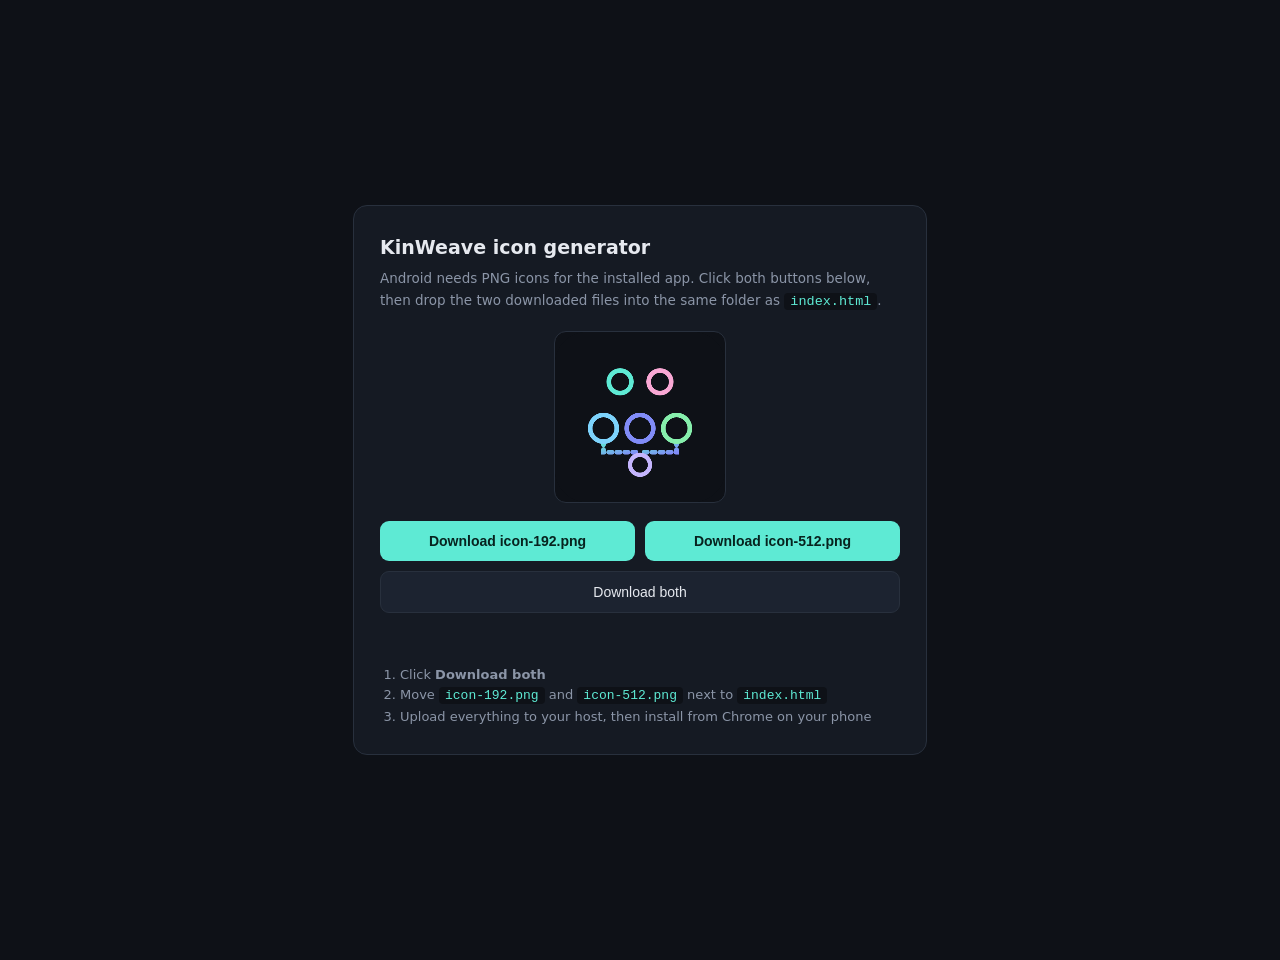
<file: make-icons.html>
<!DOCTYPE html>
<html lang="en">
<head>
<meta charset="utf-8">
<meta name="viewport" content="width=device-width, initial-scale=1">
<title>KinWeave \u2014 icon generator</title>
<style>
  body{
    margin:0;min-height:100vh;display:grid;place-items:center;
    background:#0e1117;color:#e6e9ef;
    font:15px/1.6 "Segoe UI",system-ui,sans-serif;padding:30px;
  }
  .card{
    background:#151a23;border:1px solid #28303d;border-radius:14px;
    padding:26px;max-width:520px;width:100%;
  }
  h1{margin:0 0 6px;font-size:19px}
  p{color:#8b95a7;font-size:13.5px;margin:0 0 18px}
  canvas{
    display:block;margin:0 auto 18px;border-radius:12px;
    background:#0e1117;border:1px solid #28303d;width:170px;height:170px;
  }
  .row{display:flex;gap:10px;flex-wrap:wrap}
  button{
    flex:1;min-width:150px;
    background:#5eead4;border:0;color:#07231f;font-weight:600;
    padding:12px 16px;border-radius:9px;cursor:pointer;font-size:14px;
  }
  button:hover{filter:brightness(1.08)}
  button.sec{background:#1c2330;color:#e6e9ef;border:1px solid #28303d;font-weight:500}
  .ok{color:#86efac;font-size:13px;margin-top:14px;min-height:20px}
  ol{color:#8b95a7;font-size:13px;padding-left:20px;margin:18px 0 0}
  code{background:#0e1117;padding:1px 6px;border-radius:4px;color:#5eead4}
</style>
</head>
<body>
<div class="card">
  <h1>KinWeave icon generator</h1>
  <p>Android needs PNG icons for the installed app. Click both buttons below, then drop the two downloaded files into the same folder as <code>index.html</code>.</p>

  <canvas id="preview" width="512" height="512"></canvas>

  <div class="row">
    <button id="b192">Download icon-192.png</button>
    <button id="b512">Download icon-512.png</button>
  </div>
  <div class="row" style="margin-top:10px">
    <button class="sec" id="bboth">Download both</button>
  </div>

  <div class="ok" id="status"></div>

  <ol>
    <li>Click <strong>Download both</strong></li>
    <li>Move <code>icon-192.png</code> and <code>icon-512.png</code> next to <code>index.html</code></li>
    <li>Upload everything to your host, then install from Chrome on your phone</li>
  </ol>
</div>

<script>
const SVG = `<svg xmlns="http://www.w3.org/2000/svg" viewBox="0 0 512 512" width="512" height="512">
  <defs>
    <linearGradient id="g" x1="0" y1="0" x2="1" y2="1">
      <stop offset="0" stop-color="#5eead4"/>
      <stop offset="1" stop-color="#818cf8"/>
    </linearGradient>
  </defs>
  <rect width="512" height="512" rx="96" fill="#0e1117"/>
  <g stroke="url(#g)" stroke-width="14" fill="none" stroke-linecap="round">
    <path d="M196 150 H316"/>
    <path d="M256 150 V208"/>
    <path d="M146 208 H366"/>
    <path d="M146 208 V250"/>
    <path d="M256 208 V250"/>
    <path d="M366 208 V250"/>
    <path d="M146 330 V362 H256" stroke-dasharray="10 14"/>
    <path d="M366 330 V362 H256" stroke-dasharray="10 14"/>
  </g>
  <circle cx="196" cy="150" r="34" fill="#0e1117" stroke="#5eead4" stroke-width="14"/>
  <circle cx="316" cy="150" r="34" fill="#0e1117" stroke="#f9a8d4" stroke-width="14"/>
  <circle cx="146" cy="290" r="40" fill="#0e1117" stroke="#7dd3fc" stroke-width="14"/>
  <circle cx="256" cy="290" r="40" fill="#0e1117" stroke="#818cf8" stroke-width="14"/>
  <circle cx="366" cy="290" r="40" fill="#0e1117" stroke="#86efac" stroke-width="14"/>
  <circle cx="256" cy="400" r="30" fill="#0e1117" stroke="#c4b5fd" stroke-width="13"/>
</svg>`;

const img = new Image();
img.src = 'data:image/svg+xml;charset=utf-8,' + encodeURIComponent(SVG);

img.onload = () => {
  const c = document.getElementById('preview');
  c.getContext('2d').drawImage(img, 0, 0, 512, 512);
};

function download(size) {
  const c = document.createElement('canvas');
  c.width = c.height = size;
  const ctx = c.getContext('2d');
  ctx.drawImage(img, 0, 0, size, size);
  c.toBlob(blob => {
    const a = document.createElement('a');
    a.href = URL.createObjectURL(blob);
    a.download = 'icon-' + size + '.png';
    a.click();
    URL.revokeObjectURL(a.href);
    document.getElementById('status').textContent =
      'Saved icon-' + size + '.png \u2014 move it next to index.html';
  }, 'image/png');
}

document.getElementById('b192').onclick = () => download(192);
document.getElementById('b512').onclick = () => download(512);
document.getElementById('bboth').onclick = () => {
  download(192);
  setTimeout(() => download(512), 400);
};
</script>
</body>
</html>
</file>
